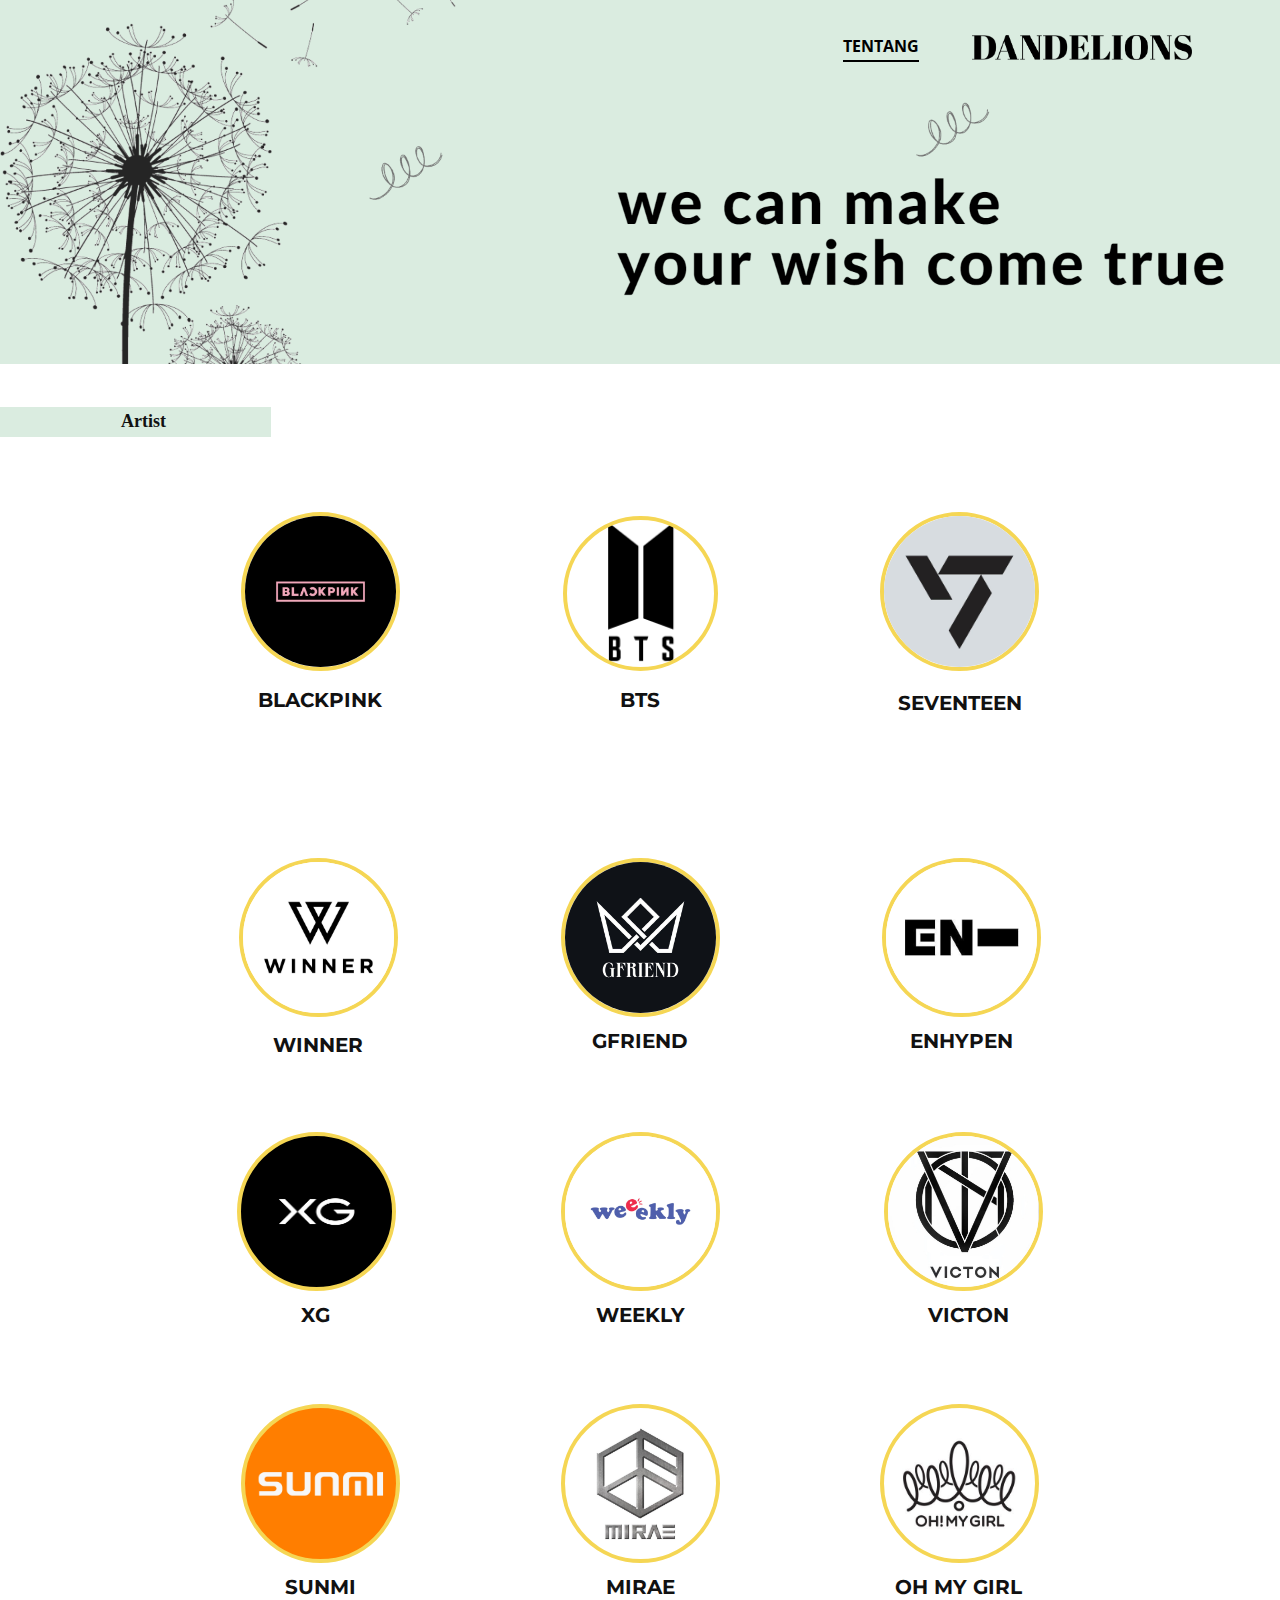
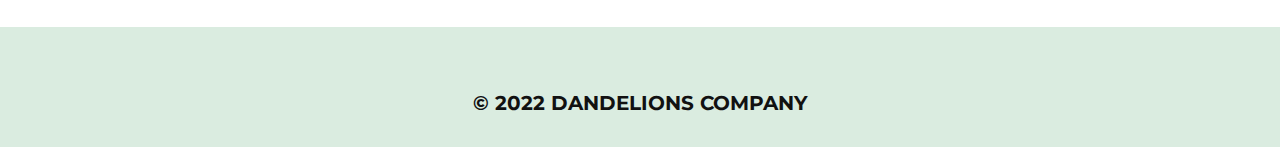
<file: index.html>
<!DOCTYPE html>
<html style="font-size: 16px;" lang="en"><head>
    <meta name="viewport" content="width=device-width, initial-scale=1.0">
    <meta charset="utf-8">
    <meta name="keywords" content="">
    <meta name="description" content="">
    <title>Page 1</title>
    <link rel="stylesheet" href="nicepage.css" media="screen">
<link rel="stylesheet" href="Page-1.css" media="screen">
    <script class="u-script" type="text/javascript" src="jquery.js" defer=""></script>
    <script class="u-script" type="text/javascript" src="nicepage.js" defer=""></script>
    <meta name="generator" content="Nicepage 4.19.3, nicepage.com">
    <link id="u-theme-google-font" rel="stylesheet" href="https://fonts.googleapis.com/css?family=Roboto:100,100i,300,300i,400,400i,500,500i,700,700i,900,900i|Open+Sans:300,300i,400,400i,500,500i,600,600i,700,700i,800,800i">
    <link id="u-page-google-font" rel="stylesheet" href="https://fonts.googleapis.com/css?family=Montserrat:100,100i,200,200i,300,300i,400,400i,500,500i,600,600i,700,700i,800,800i,900,900i">
    
    
    
    
    
    <script type="application/ld+json">{
		"@context": "http://schema.org",
		"@type": "Organization",
		"name": "",
		"logo": "images/DANDELIONSlogo.png"
}</script>
    <meta name="theme-color" content="#478ac9">
    <meta property="og:title" content="Page 1">
    <meta property="og:type" content="website">
  </head>
  <body data-home-page="Page-1.html" data-home-page-title="Page 1" class="u-body u-xl-mode" data-lang="en"><header class="u-clearfix u-header u-image u-header" id="sec-825c" data-image-width="1920" data-image-height="1080"><div class="u-clearfix u-sheet u-sheet-1">
        <a href="Page-1.html" class="u-image u-logo u-image-1" data-image-width="1321" data-image-height="151" title="Page 1">
          <img src="images/DANDELIONSlogo.png" class="u-logo-image u-logo-image-1">
        </a>
        <a href="blog/blog.html" class="u-active-none u-border-2 u-border-black u-border-no-left u-border-no-right u-border-no-top u-bottom-left-radius-0 u-bottom-right-radius-0 u-btn u-btn-rectangle u-button-style u-hover-none u-none u-radius-0 u-top-left-radius-0 u-top-right-radius-0 u-btn-1">TENTANG</a>
      </div></header>
    <section class="u-clearfix u-section-1" id="sec-01c3">
      
      
      
      
      
      
      
      
      
      <div class="u-custom-color-1 u-shape u-shape-rectangle u-shape-1"></div>
      <p class="u-custom-font u-font-georgia u-text u-text-1">Artist</p>
      <img class="u-border-4 u-border-palette-3-light-1 u-hover-feature u-image u-image-circle u-preserve-proportions u-image-1" src="images/logoseventeen.jpg" alt="" data-image-width="736" data-image-height="736" data-href="blog/blog.html">
      <img class="u-border-4 u-border-palette-3-light-1 u-hover-feature u-image u-image-circle u-preserve-proportions u-image-2" src="images/LOGOBLACKPINK.jpg" alt="" data-image-width="1000" data-image-height="1000" data-href="bagian-blackpink.html">
      <div class="u-border-4 u-border-palette-3-light-1 u-hover-feature u-image u-image-circle u-preserve-proportions u-image-3" alt="" data-image-width="4000" data-image-height="2400" data-href="bagian-bts.html"></div>
      <p class="u-custom-font u-font-montserrat u-text u-text-default u-text-2">BTS</p>
      <p class="u-text u-text-default u-text-3">BLACKPINK</p>
      <p class="u-custom-font u-font-montserrat u-text u-text-default u-text-4">SEVENTEEN</p>
    </section>
    <section class="u-clearfix u-section-2" id="sec-e73e">
      <div class="u-clearfix u-sheet u-sheet-1">
        <img class="u-border-4 u-border-palette-3-light-1 u-hover-feature u-image u-image-circle u-preserve-proportions u-image-1" src="images/LOGOWINNER.png" alt="" data-image-width="900" data-image-height="900" data-href="blog/blog.html">
        <img class="u-border-4 u-border-palette-3-light-1 u-hover-feature u-image u-image-circle u-preserve-proportions u-image-2" src="images/LOGOGFRIEND.jpg" alt="" data-image-width="1080" data-image-height="1080" data-href="blog/blog.html">
        <img class="u-border-4 u-border-palette-3-light-1 u-hover-feature u-image u-image-circle u-preserve-proportions u-image-3" src="images/LOGOENHYPEN.jpg" alt="" data-image-width="400" data-image-height="400" data-href="blog/blog.html">
        <p class="u-custom-font u-font-montserrat u-text u-text-default u-text-1">GFRIEND</p>
        <p class="u-custom-font u-font-montserrat u-text u-text-default u-text-2">ENHYPEN</p>
        <p class="u-custom-font u-font-montserrat u-text u-text-default u-text-3">WINNER</p>
      </div>
      
      
      
    </section>
    <section class="u-clearfix u-section-3" id="sec-f731">
      <div class="u-clearfix u-sheet u-sheet-1">
        <div class="u-border-4 u-border-palette-3-light-1 u-hover-feature u-image u-image-circle u-preserve-proportions u-image-1" alt="" data-image-width="1200" data-image-height="630" data-href="blog/blog.html"></div>
        <img class="u-border-4 u-border-palette-3-light-1 u-hover-feature u-image u-image-circle u-preserve-proportions u-image-2" src="images/logoweekly.jpg" alt="" data-image-width="2048" data-image-height="2048" data-href="blog/blog.html">
        <img class="u-border-4 u-border-palette-3-light-1 u-hover-feature u-image u-image-circle u-preserve-proportions u-image-3" src="images/logovicton.jpg" alt="" data-image-width="1196" data-image-height="1200" data-href="blog/blog.html">
        <p class="u-custom-font u-font-montserrat u-text u-text-default u-text-1">XG</p>
        <p class="u-custom-font u-font-montserrat u-text u-text-default u-text-2">WEEKLY</p>
        <p class="u-custom-font u-font-montserrat u-text u-text-default u-text-3">VICTON</p>
      </div>
      
      
      
    </section>
    <section class="u-clearfix u-section-4" id="sec-3d75">
      <div class="u-clearfix u-sheet u-sheet-1">
        <div class="u-border-4 u-border-palette-3-light-1 u-hover-feature u-image u-image-circle u-preserve-proportions u-image-1" alt="" data-image-width="200" data-image-height="200" data-href="blog/blog.html"></div>
        <div class="u-border-4 u-border-palette-3-light-1 u-hover-feature u-image u-image-circle u-preserve-proportions u-image-2" alt="" data-image-width="1080" data-image-height="1080" data-href="blog/blog.html"></div>
        <div class="u-border-4 u-border-palette-3-light-1 u-hover-feature u-image u-image-circle u-preserve-proportions u-image-3" alt="" data-image-width="400" data-image-height="400" data-href="blog/blog.html"></div>
        <p class="u-custom-font u-font-montserrat u-text u-text-default u-text-1">SUNMI</p>
        <p class="u-custom-font u-font-montserrat u-text u-text-default u-text-2">MIRAE</p>
        <p class="u-custom-font u-font-montserrat u-text u-text-default u-text-3">OH MY GIRL</p>
      </div>
      
      
      
    </section>
    
    
    <footer class="u-align-center u-clearfix u-custom-color-1 u-footer u-footer" id="sec-07ab"><div class="u-align-left u-clearfix u-sheet u-sheet-1">
        <p class="u-text u-text-default u-text-1">© 2022 DANDELIONS COMPANY</p>
      </div></footer>
    
  
</body></html>
</file>
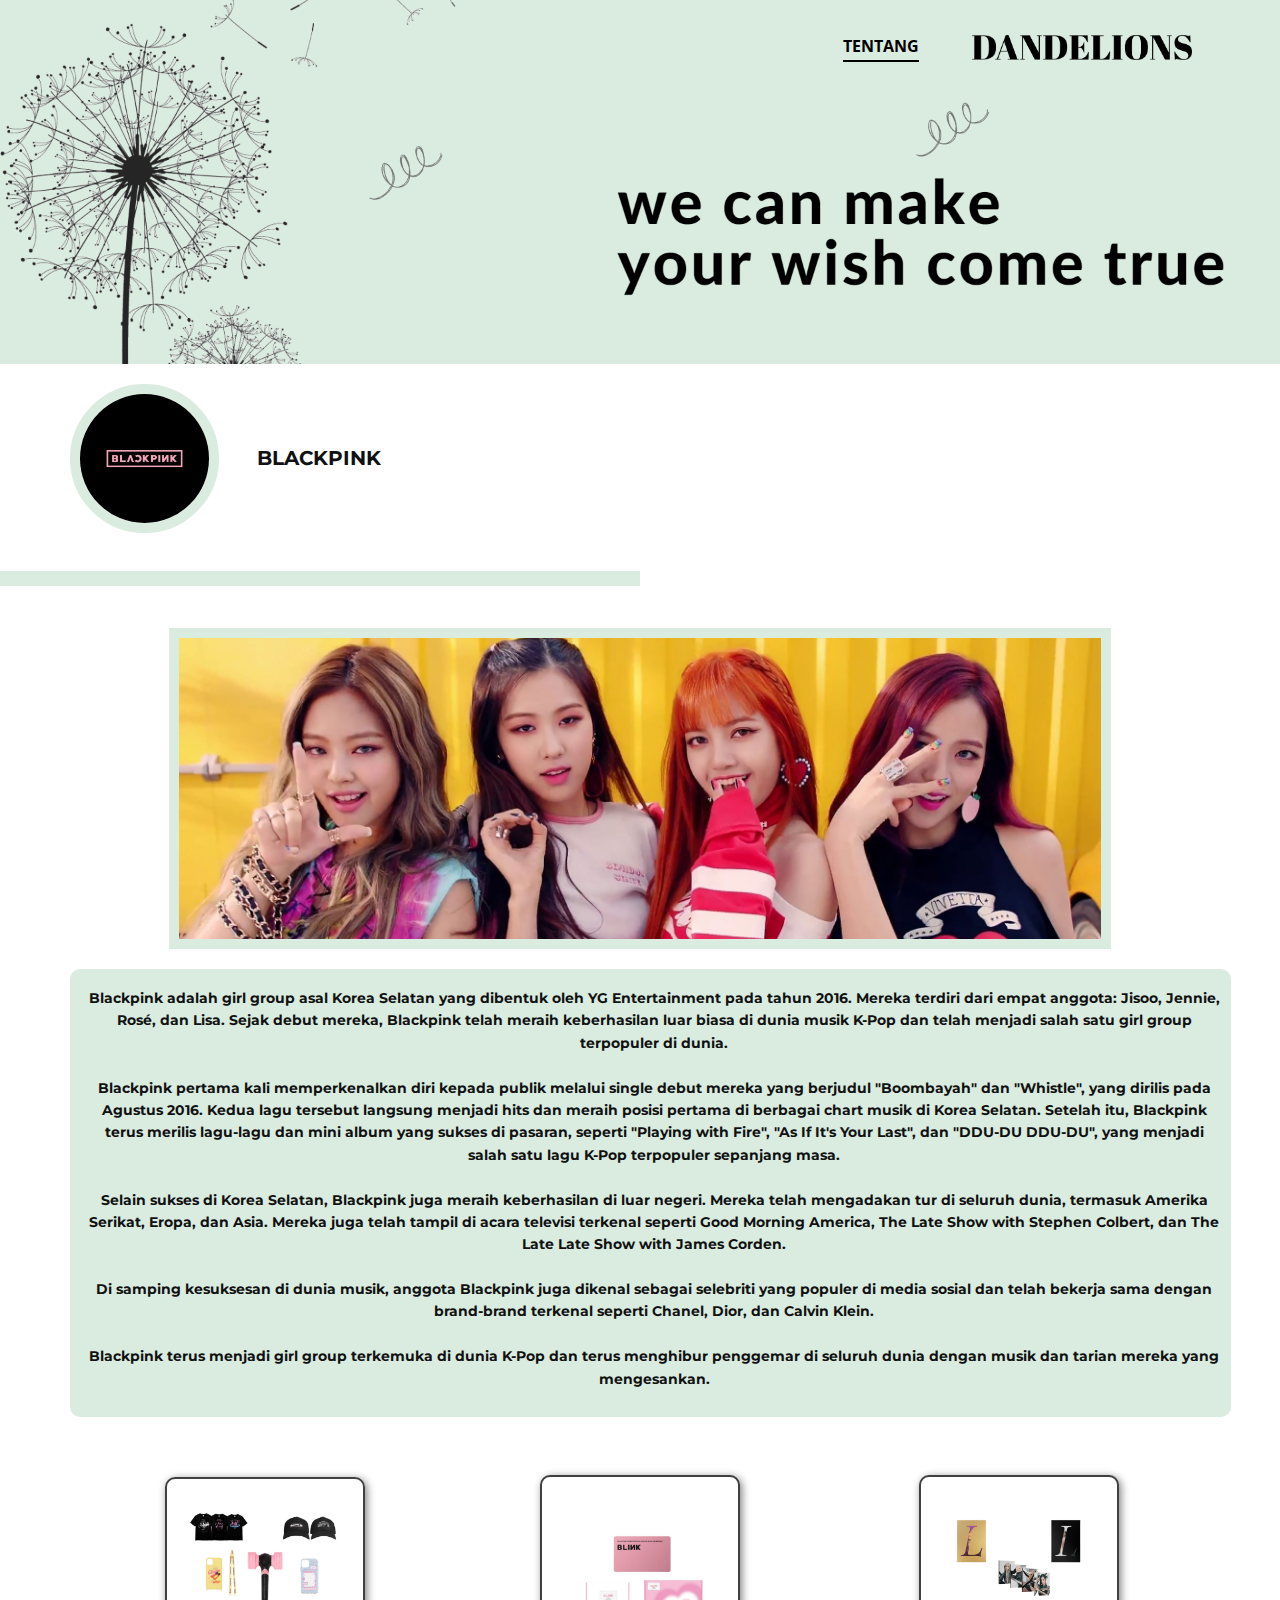
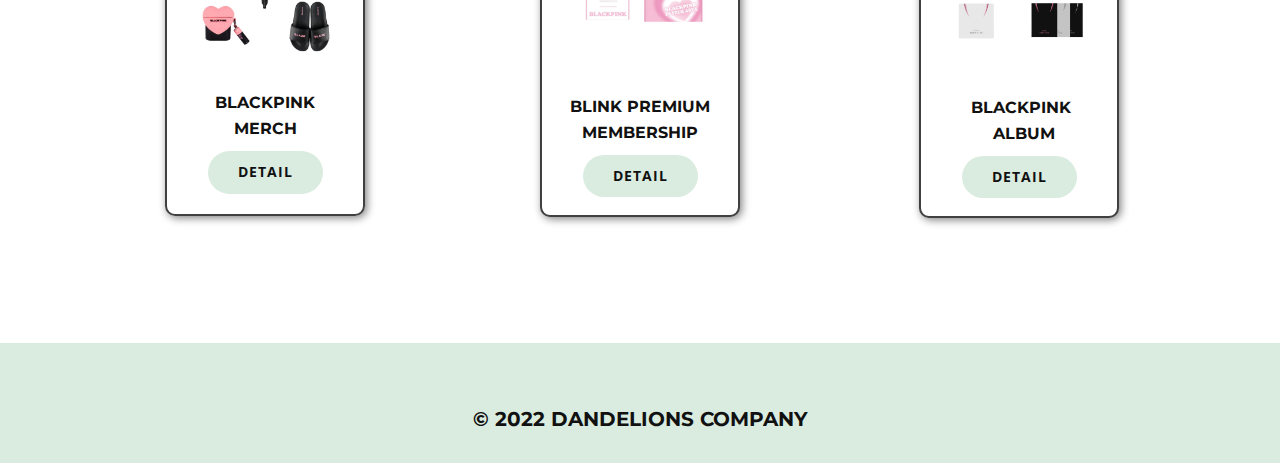
<file: bagian-blackpink.html>
<!DOCTYPE html>
<html style="font-size: 16px;" lang="en"><head>
    <meta name="viewport" content="width=device-width, initial-scale=1.0">
    <meta charset="utf-8">
    <meta name="keywords" content="">
    <meta name="description" content="">
    <title>bagian blackpink</title>
    <link rel="stylesheet" href="nicepage.css" media="screen">
<link rel="stylesheet" href="bagian-blackpink.css" media="screen">
    <script class="u-script" type="text/javascript" src="jquery.js" defer=""></script>
    <script class="u-script" type="text/javascript" src="nicepage.js" defer=""></script>
    <meta name="generator" content="Nicepage 4.19.3, nicepage.com">
    <link id="u-theme-google-font" rel="stylesheet" href="https://fonts.googleapis.com/css?family=Roboto:100,100i,300,300i,400,400i,500,500i,700,700i,900,900i|Open+Sans:300,300i,400,400i,500,500i,600,600i,700,700i,800,800i">
    <link id="u-page-google-font" rel="stylesheet" href="https://fonts.googleapis.com/css?family=Montserrat:100,100i,200,200i,300,300i,400,400i,500,500i,600,600i,700,700i,800,800i,900,900i">
    
    
    
    <script type="application/ld+json">{
		"@context": "http://schema.org",
		"@type": "Organization",
		"name": "",
		"logo": "images/DANDELIONSlogo.png"
}</script>
    <meta name="theme-color" content="#478ac9">
    <meta property="og:title" content="bagian blackpink">
    <meta property="og:type" content="website">
  </head>
  <body class="u-body u-xl-mode" data-lang="en"><header class="u-clearfix u-header u-image u-header" id="sec-825c" data-image-width="1920" data-image-height="1080"><div class="u-clearfix u-sheet u-sheet-1">
        <a href="Page-1.html" class="u-image u-logo u-image-1" data-image-width="1321" data-image-height="151" title="Page 1">
          <img src="images/DANDELIONSlogo.png" class="u-logo-image u-logo-image-1">
        </a>
        <a href="blog/blog.html" class="u-active-none u-border-2 u-border-black u-border-no-left u-border-no-right u-border-no-top u-bottom-left-radius-0 u-bottom-right-radius-0 u-btn u-btn-rectangle u-button-style u-hover-none u-none u-radius-0 u-top-left-radius-0 u-top-right-radius-0 u-btn-1">TENTANG</a>
      </div></header>
    <section class="u-clearfix u-uploaded-video u-valign-bottom u-video u-section-1" id="sec-2b24">
      <div class="u-background-video u-expanded" style="">
        <div class="embed-responsive">
          <video class="embed-responsive-item" data-autoplay="1" loop="" muted="1" autoplay="autoplay" playsinline="">
            <source src="" type="video/undefined">
            <p>Your browser does not support HTML5 video.</p>
          </video>
        </div>
      </div>
      <div class="u-border-9 u-border-custom-color-1 u-line u-line-vertical u-opacity u-opacity-0 u-line-1"></div>
      <img class="u-border-10 u-border-custom-color-1 u-image u-image-circle u-preserve-proportions u-image-1" src="images/LOGOBLACKPINK.jpg" alt="" data-image-width="1000" data-image-height="1000">
      <p class="u-text u-text-default u-text-1">BLACKPINK</p>
      <div class="u-custom-color-1 u-shape u-shape-rectangle u-shape-1"></div>
      <div class="u-border-3 u-border-grey-dark-1 u-line u-line-horizontal u-line-2"></div>
      <img class="u-border-10 u-border-custom-color-1 u-image u-image-default u-image-2" src="images/039fc5f887a6af25af48c4b502d21de4.jpg" alt="" data-image-width="1920" data-image-height="1080">
      <div class="u-align-center u-container-style u-custom-color-1 u-group u-hover-feature u-radius-10 u-shape-round u-group-1">
        <div class="u-container-layout u-container-layout-1">
          <p class="u-text u-text-default u-text-2">Blackpink adalah girl group asal Korea Selatan yang dibentuk oleh YG Entertainment pada tahun 2016. Mereka terdiri dari empat anggota: Jisoo, Jennie, Rosé, dan Lisa. Sejak debut mereka, Blackpink telah meraih keberhasilan luar biasa di dunia musik K-Pop dan telah menjadi salah satu girl group terpopuler di dunia. <br>
            <br>Blackpink pertama kali memperkenalkan diri kepada publik melalui single debut mereka yang berjudul "Boombayah" dan "Whistle", yang dirilis pada Agustus 2016. Kedua lagu tersebut langsung menjadi hits dan meraih posisi pertama di berbagai chart musik di Korea Selatan. Setelah itu, Blackpink terus merilis lagu-lagu dan mini album yang sukses di pasaran, seperti "Playing with Fire", "As If It's Your Last", dan "DDU-DU DDU-DU", yang menjadi salah satu lagu K-Pop terpopuler sepanjang masa. <br>
            <br>Selain sukses di Korea Selatan, Blackpink juga meraih keberhasilan di luar negeri. Mereka telah mengadakan tur di seluruh dunia, termasuk Amerika Serikat, Eropa, dan Asia. Mereka juga telah tampil di acara televisi terkenal seperti Good Morning America, The Late Show with Stephen Colbert, dan The Late Late Show with James Corden. <br>
            <br>Di samping kesuksesan di dunia musik, anggota Blackpink juga dikenal sebagai selebriti yang populer di media sosial dan telah bekerja sama dengan brand-brand terkenal seperti Chanel, Dior, dan Calvin Klein. <br>
            <br>Blackpink terus menjadi girl group terkemuka di dunia K-Pop dan terus menghibur penggemar di seluruh dunia dengan musik dan tarian mereka yang mengesankan.
          </p>
        </div>
      </div>
      
    </section>
    <section class="u-clearfix u-section-2" id="sec-f284">
      <div class="u-clearfix u-sheet u-sheet-1">
        <div class="u-border-2 u-border-grey-75 u-container-style u-group u-hover-feature u-radius-10 u-shape-round u-group-1" data-href="#">
          <div class="u-container-layout u-valign-top u-container-layout-1">
            <img class="u-image u-image-contain u-image-round u-preserve-proportions u-image-1" src="images/BPCoverMerch.jpg" alt="" data-image-width="1080" data-image-height="1080" data-href="#">
            <p class="u-align-center u-text u-text-default u-text-1">BLACKPINK<br>MERCH
            </p>
            <a href="blackpink-merch.html" class="u-border-none u-btn u-btn-round u-button-style u-custom-color-1 u-hover-palette-1-light-1 u-radius-50 u-btn-1">DETAIL</a>
          </div>
        </div>
        <div class="u-border-2 u-border-grey-75 u-container-style u-group u-hover-feature u-radius-10 u-shape-round u-white u-group-2" data-animation-name="" data-animation-duration="0" data-animation-direction="" data-href="blackpink-member.html">
          <div class="u-container-layout u-container-layout-2">
            <img class="u-image u-image-contain u-image-default u-preserve-proportions u-image-2" src="images/BPCoverMembership.jpg" alt="" data-image-width="1080" data-image-height="1080" data-href="#">
            <p class="u-align-center u-text u-text-2">BLINK PREMIUM<br>MEMBERSHIP<br>
              <br>
            </p>
            <a href="blackpink-member.html" class="u-border-none u-btn u-btn-round u-button-style u-custom-color-1 u-hover-palette-1-light-1 u-radius-50 u-btn-2">DETAIL</a>
          </div>
        </div>
        <div class="u-border-2 u-border-grey-75 u-container-style u-group u-hover-feature u-radius-10 u-shape-round u-white u-group-3" data-href="#">
          <div class="u-container-layout u-container-layout-3">
            <img class="u-image u-image-contain u-image-default u-preserve-proportions u-image-3" src="images/BPCoverAlbum.jpg" alt="" data-image-width="1080" data-image-height="1080" data-href="#">
            <p class="u-align-center u-text u-text-default u-text-3"> BLACKPINK&nbsp;<br>ALBUM<br>
              <br>
            </p>
            <a href="blackpink-album.html" class="u-border-none u-btn u-btn-round u-button-style u-custom-color-1 u-hover-palette-1-light-1 u-radius-50 u-btn-3">DETAIL</a>
          </div>
        </div>
      </div>
      
      
      
    </section>
    
    
    <footer class="u-align-center u-clearfix u-custom-color-1 u-footer u-footer" id="sec-07ab"><div class="u-align-left u-clearfix u-sheet u-sheet-1">
        <p class="u-text u-text-default u-text-1">© 2022 DANDELIONS COMPANY</p>
      </div></footer>
    
  
</body></html>
</file>
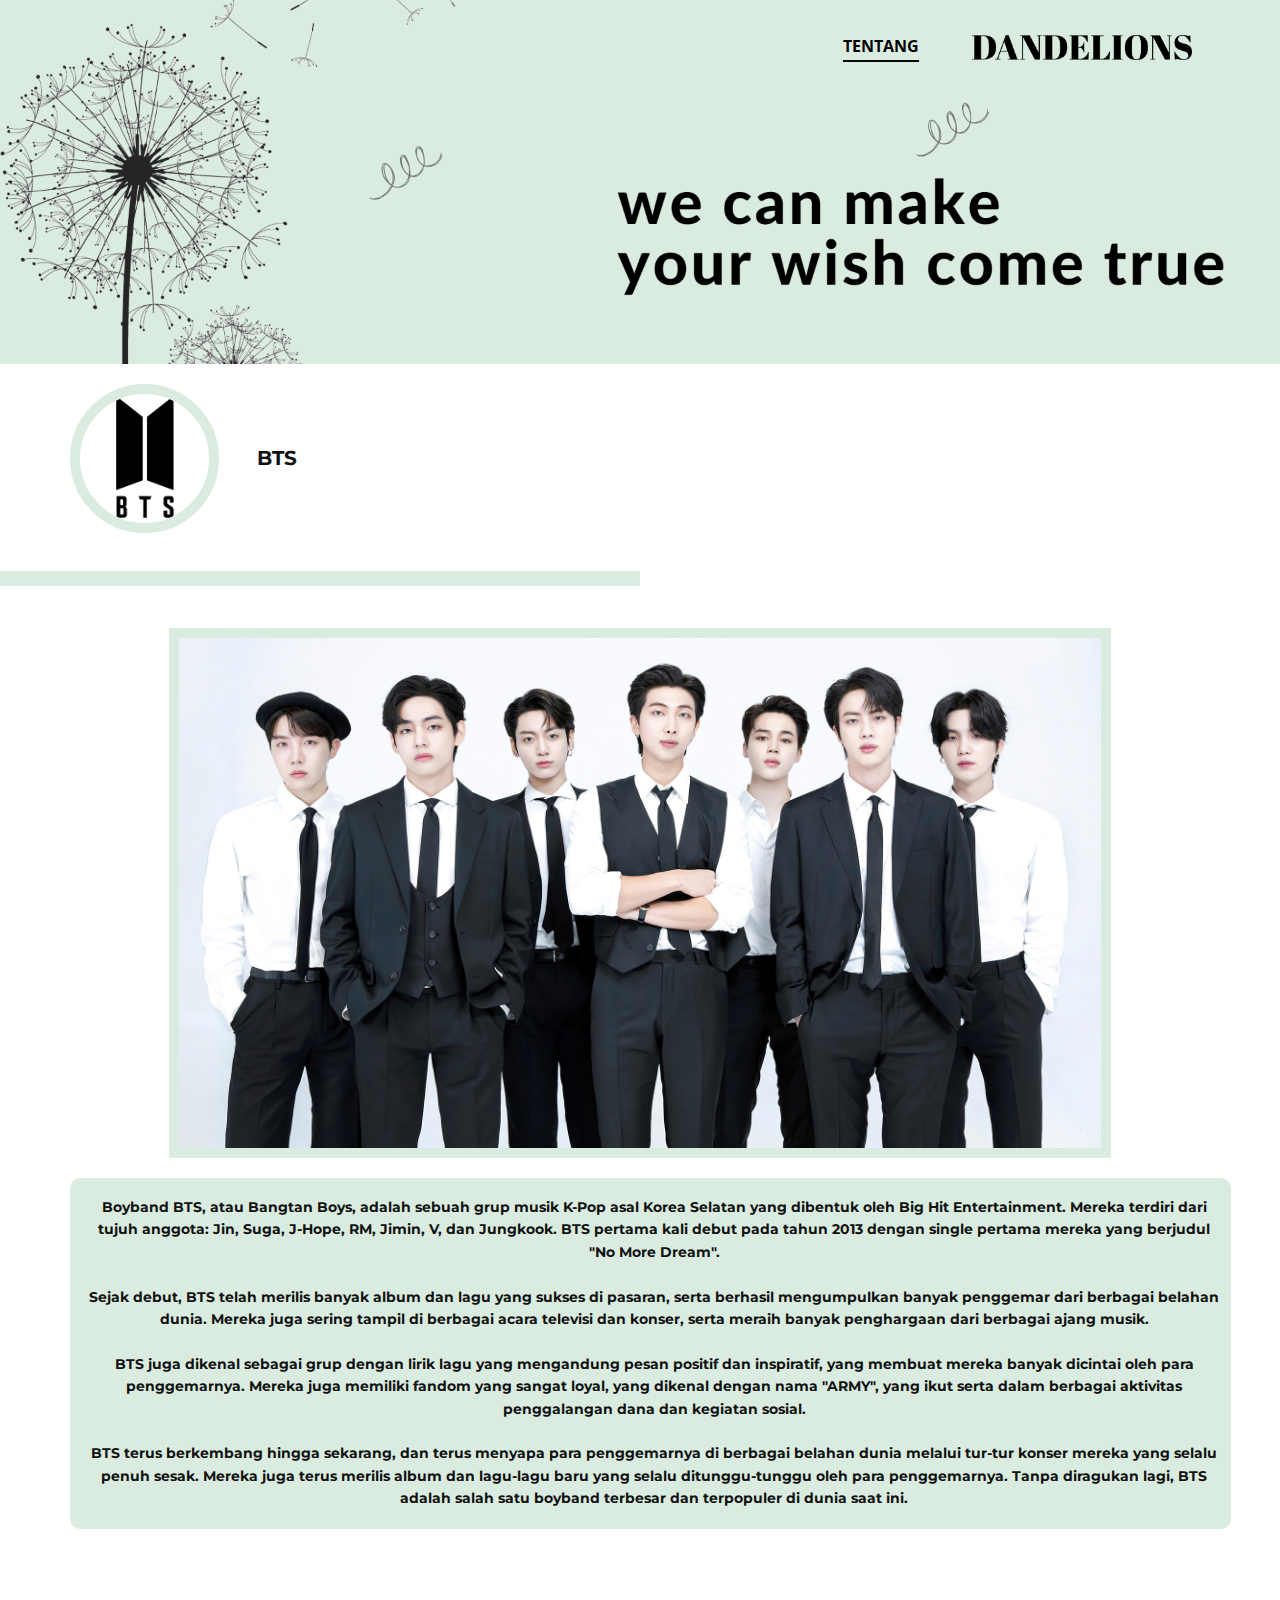
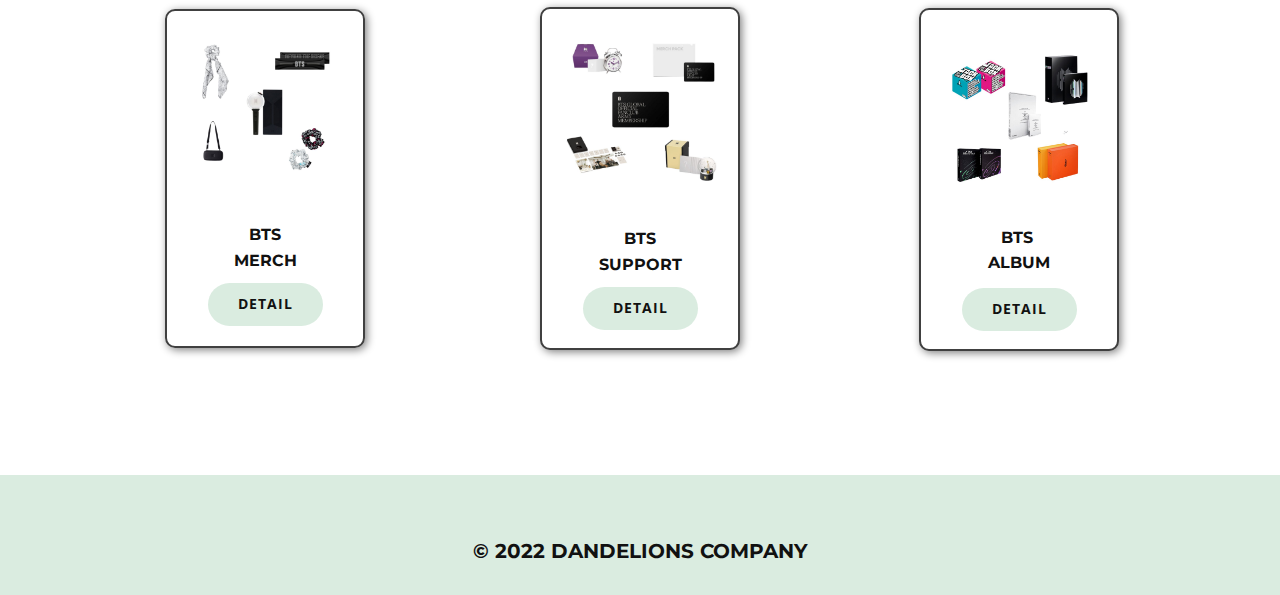
<file: bagian-bts.html>
<!DOCTYPE html>
<html style="font-size: 16px;" lang="en"><head>
    <meta name="viewport" content="width=device-width, initial-scale=1.0">
    <meta charset="utf-8">
    <meta name="keywords" content="">
    <meta name="description" content="">
    <title>bagian bts</title>
    <link rel="stylesheet" href="nicepage.css" media="screen">
<link rel="stylesheet" href="bagian-bts.css" media="screen">
    <script class="u-script" type="text/javascript" src="jquery.js" defer=""></script>
    <script class="u-script" type="text/javascript" src="nicepage.js" defer=""></script>
    <meta name="generator" content="Nicepage 4.19.3, nicepage.com">
    <link id="u-theme-google-font" rel="stylesheet" href="https://fonts.googleapis.com/css?family=Roboto:100,100i,300,300i,400,400i,500,500i,700,700i,900,900i|Open+Sans:300,300i,400,400i,500,500i,600,600i,700,700i,800,800i">
    <link id="u-page-google-font" rel="stylesheet" href="https://fonts.googleapis.com/css?family=Montserrat:100,100i,200,200i,300,300i,400,400i,500,500i,600,600i,700,700i,800,800i,900,900i">
    
    
    
    <script type="application/ld+json">{
		"@context": "http://schema.org",
		"@type": "Organization",
		"name": "",
		"logo": "images/DANDELIONSlogo.png"
}</script>
    <meta name="theme-color" content="#478ac9">
    <meta property="og:title" content="bagian bts">
    <meta property="og:type" content="website">
  </head>
  <body class="u-body u-xl-mode" data-lang="en"><header class="u-clearfix u-header u-image u-header" id="sec-825c" data-image-width="1920" data-image-height="1080"><div class="u-clearfix u-sheet u-sheet-1">
        <a href="Page-1.html" class="u-image u-logo u-image-1" data-image-width="1321" data-image-height="151" title="Page 1">
          <img src="images/DANDELIONSlogo.png" class="u-logo-image u-logo-image-1">
        </a>
        <a href="blog/blog.html" class="u-active-none u-border-2 u-border-black u-border-no-left u-border-no-right u-border-no-top u-bottom-left-radius-0 u-bottom-right-radius-0 u-btn u-btn-rectangle u-button-style u-hover-none u-none u-radius-0 u-top-left-radius-0 u-top-right-radius-0 u-btn-1">TENTANG</a>
      </div></header>
    <section class="u-clearfix u-uploaded-video u-video u-section-1" id="sec-2b24">
      <div class="u-background-video u-expanded" style="">
        <div class="embed-responsive">
          <video class="embed-responsive-item" data-autoplay="1" loop="" muted="1" autoplay="autoplay" playsinline="">
            <source src="" type="video/undefined">
            <p>Your browser does not support HTML5 video.</p>
          </video>
        </div>
      </div>
      <div class="u-border-9 u-border-custom-color-1 u-line u-line-vertical u-opacity u-opacity-0 u-line-1"></div>
      <img class="u-border-10 u-border-custom-color-1 u-image u-image-circle u-preserve-proportions u-image-1" src="images/logobts.png" alt="" data-image-width="4000" data-image-height="2400">
      <p class="u-text u-text-default u-text-1">BTS</p>
      <div class="u-custom-color-1 u-shape u-shape-rectangle u-shape-1"></div>
      <div class="u-border-3 u-border-grey-dark-1 u-line u-line-horizontal u-line-2"></div>
      <img class="u-border-10 u-border-custom-color-1 u-image u-image-default u-image-2" src="images/bts-all-members-festa-2022-hd-wallpaper-uhdpaper.com-4700g.jpg" alt="" data-image-width="1920" data-image-height="1080">
      <div class="u-align-center u-container-style u-custom-color-1 u-group u-hover-feature u-radius-10 u-shape-round u-group-1">
        <div class="u-container-layout u-container-layout-1">
          <p class="u-text u-text-default u-text-2">Boyband BTS, atau Bangtan Boys, adalah sebuah grup musik K-Pop asal Korea Selatan yang dibentuk oleh Big Hit Entertainment. Mereka terdiri dari tujuh anggota: Jin, Suga, J-Hope, RM, Jimin, V, dan Jungkook. BTS pertama kali debut pada tahun 2013 dengan single pertama mereka yang berjudul "No More Dream". <br>
            <br>Sejak debut, BTS telah merilis banyak album dan lagu yang sukses di pasaran, serta berhasil mengumpulkan banyak penggemar dari berbagai belahan dunia. Mereka juga sering tampil di berbagai acara televisi dan konser, serta meraih banyak penghargaan dari berbagai ajang musik. <br>
            <br>BTS juga dikenal sebagai grup dengan lirik lagu yang mengandung pesan positif dan inspiratif, yang membuat mereka banyak dicintai oleh para penggemarnya. Mereka juga memiliki fandom yang sangat loyal, yang dikenal dengan nama "ARMY", yang ikut serta dalam berbagai aktivitas penggalangan dana dan kegiatan sosial. <br>
            <br>BTS terus berkembang hingga sekarang, dan terus menyapa para penggemarnya di berbagai belahan dunia melalui tur-tur konser mereka yang selalu penuh sesak. Mereka juga terus merilis album dan lagu-lagu baru yang selalu ditunggu-tunggu oleh para penggemarnya. Tanpa diragukan lagi, BTS adalah salah satu boyband terbesar dan terpopuler di dunia saat ini.
          </p>
        </div>
      </div>
      
    </section>
    <section class="u-clearfix u-section-2" id="sec-f284">
      <div class="u-clearfix u-sheet u-sheet-1">
        <div class="u-border-2 u-border-grey-75 u-container-style u-group u-hover-feature u-radius-10 u-shape-round u-group-1" data-href="#">
          <div class="u-container-layout u-valign-top u-container-layout-1">
            <img class="u-image u-image-contain u-image-round u-preserve-proportions u-image-1" src="images/BTSCoverMerch.jpg" alt="" data-image-width="1080" data-image-height="1080" data-href="#">
            <p class="u-align-center u-text u-text-default u-text-1">BTS<br>MERCH
            </p>
            <a href="BTS-merch.html" class="u-border-none u-btn u-btn-round u-button-style u-custom-color-1 u-hover-palette-1-light-1 u-radius-50 u-btn-1">DETAIL</a>
          </div>
        </div>
        <div class="u-border-2 u-border-grey-75 u-container-style u-group u-hover-feature u-radius-10 u-shape-round u-white u-group-2" data-animation-name="" data-animation-duration="0" data-animation-direction="" data-href="#">
          <div class="u-container-layout u-container-layout-2">
            <img class="u-image u-image-contain u-image-default u-preserve-proportions u-image-2" src="images/BTSCoverMembership.jpg" alt="" data-image-width="1080" data-image-height="1080" data-href="#">
            <p class="u-align-center u-text u-text-2">BTS<br>SUPPORT
            </p>
            <a href="BTS-lightstick.html" class="u-border-none u-btn u-btn-round u-button-style u-custom-color-1 u-hover-palette-1-light-1 u-radius-50 u-btn-2">DETAIL</a>
          </div>
        </div>
        <div class="u-border-2 u-border-grey-75 u-container-style u-group u-hover-feature u-radius-10 u-shape-round u-white u-group-3" data-href="#">
          <div class="u-container-layout u-container-layout-3">
            <img class="u-image u-image-contain u-image-default u-preserve-proportions u-image-3" src="images/BTSCoverAlbum.jpg" alt="" data-image-width="1080" data-image-height="1080" data-href="#">
            <p class="u-align-center u-text u-text-default u-text-3"> BTS&nbsp;<br>ALBUM<br>
              <br>
            </p>
            <a href="BTS-album.html" class="u-border-none u-btn u-btn-round u-button-style u-custom-color-1 u-hover-palette-1-light-1 u-radius-50 u-btn-3">DETAIL</a>
          </div>
        </div>
      </div>
      
      
      
    </section>
    
    
    <footer class="u-align-center u-clearfix u-custom-color-1 u-footer u-footer" id="sec-07ab"><div class="u-align-left u-clearfix u-sheet u-sheet-1">
        <p class="u-text u-text-default u-text-1">© 2022 DANDELIONS COMPANY</p>
      </div></footer>
    
  
</body></html>
</file>
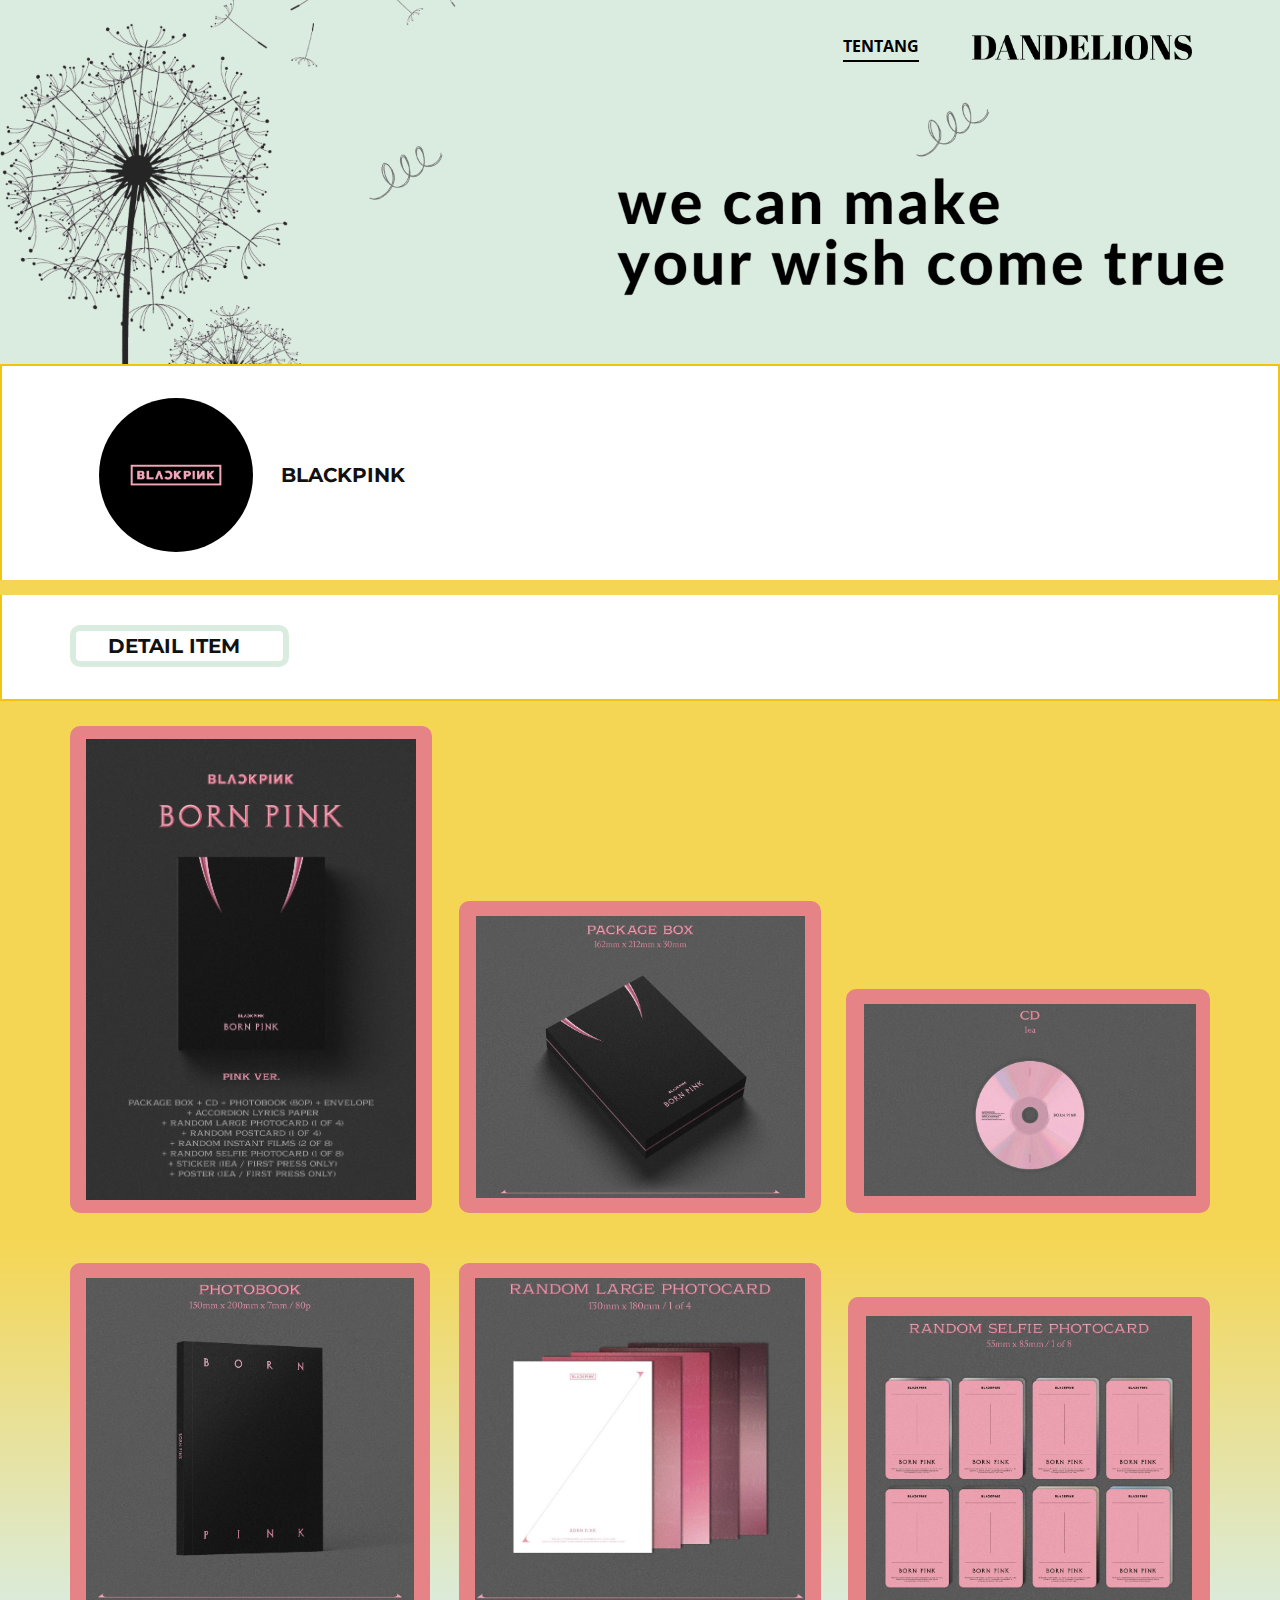
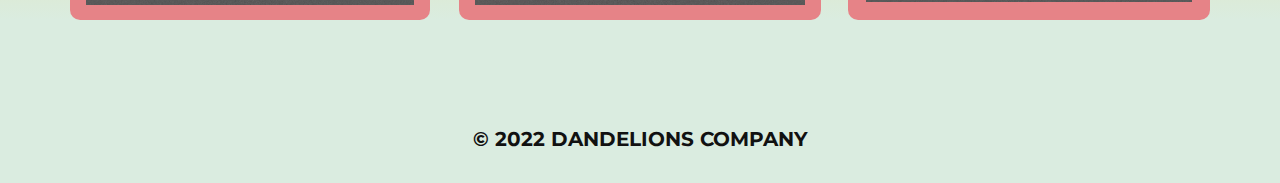
<file: blackpink-album.html>
<!DOCTYPE html>
<html style="font-size: 16px;" lang="en"><head>
    <meta name="viewport" content="width=device-width, initial-scale=1.0">
    <meta charset="utf-8">
    <meta name="keywords" content="">
    <meta name="description" content="">
    <title>blackpink album</title>
    <link rel="stylesheet" href="nicepage.css" media="screen">
<link rel="stylesheet" href="blackpink-album.css" media="screen">
    <script class="u-script" type="text/javascript" src="jquery.js" defer=""></script>
    <script class="u-script" type="text/javascript" src="nicepage.js" defer=""></script>
    <meta name="generator" content="Nicepage 4.19.3, nicepage.com">
    <link id="u-theme-google-font" rel="stylesheet" href="https://fonts.googleapis.com/css?family=Roboto:100,100i,300,300i,400,400i,500,500i,700,700i,900,900i|Open+Sans:300,300i,400,400i,500,500i,600,600i,700,700i,800,800i">
    <link id="u-page-google-font" rel="stylesheet" href="https://fonts.googleapis.com/css?family=Montserrat:100,100i,200,200i,300,300i,400,400i,500,500i,600,600i,700,700i,800,800i,900,900i">
    
    
    
    
    
    <script type="application/ld+json">{
		"@context": "http://schema.org",
		"@type": "Organization",
		"name": "",
		"logo": "images/DANDELIONSlogo.png"
}</script>
    <meta name="theme-color" content="#478ac9">
    <meta property="og:title" content="blackpink album">
    <meta property="og:type" content="website">
  </head>
  <body class="u-body u-xl-mode" data-lang="en"><header class="u-clearfix u-header u-image u-header" id="sec-825c" data-image-width="1920" data-image-height="1080"><div class="u-clearfix u-sheet u-sheet-1">
        <a href="Page-1.html" class="u-image u-logo u-image-1" data-image-width="1321" data-image-height="151" title="Page 1">
          <img src="images/DANDELIONSlogo.png" class="u-logo-image u-logo-image-1">
        </a>
        <a href="blog/blog.html" class="u-active-none u-border-2 u-border-black u-border-no-left u-border-no-right u-border-no-top u-bottom-left-radius-0 u-bottom-right-radius-0 u-btn u-btn-rectangle u-button-style u-hover-none u-none u-radius-0 u-top-left-radius-0 u-top-right-radius-0 u-btn-1">TENTANG</a>
      </div></header>
    <section class="u-border-2 u-border-palette-3-base u-clearfix u-section-1" id="sec-6e1e">
      <div class="u-clearfix u-sheet u-valign-middle u-sheet-1">
        <img class="u-image u-image-circle u-preserve-proportions u-image-1" src="images/LOGOBLACKPINK.jpg" alt="" data-image-width="1000" data-image-height="1000">
        <p class="u-text u-text-default u-text-1">BLACKPINK</p>
        <div class="u-palette-3-light-1 u-shape u-shape-rectangle u-shape-1"></div>
        <div class="u-border-6 u-border-custom-color-1 u-container-style u-group u-radius-10 u-shape-round u-group-1">
          <div class="u-container-layout u-container-layout-1">
            <p class="u-text u-text-2">DETAIL ITEM</p>
          </div>
        </div>
      </div>
    </section>
    <section class="u-align-center u-clearfix u-palette-3-light-1 u-section-2" id="sec-b3ff">
      <div class="u-align-left u-clearfix u-sheet u-sheet-1">
        <div class="u-container-style u-group u-hover-feature u-palette-2-light-1 u-radius-10 u-shape-round u-group-1">
          <div class="u-container-layout u-valign-middle u-container-layout-1">
            <img class="u-hover-feature u-image u-image-round u-image-1" src="images/BLACKPINK2ndALBUM1.jpg" alt="" data-image-width="1920" data-image-height="2746">
          </div>
        </div>
        <div class="u-container-style u-group u-hover-feature u-palette-2-light-1 u-radius-10 u-shape-round u-group-2">
          <div class="u-container-layout u-container-layout-2">
            <img class="u-image u-image-default u-image-2" src="images/BLACKPINK2ndALBUM11.jpg" alt="" data-image-width="1917" data-image-height="1642">
          </div>
        </div>
        <div class="u-container-style u-group u-hover-feature u-palette-2-light-1 u-radius-10 u-shape-round u-group-3">
          <div class="u-container-layout u-container-layout-3">
            <img class="u-image u-image-default u-image-3" src="images/BLACKPINK2ndALBUM12.jpg" alt="" data-image-width="1920" data-image-height="1311">
          </div>
        </div>
      </div>
      
      
      
      
    </section>
    <section class="u-align-center u-clearfix u-gradient u-section-3" id="sec-a498">
      <div class="u-align-left u-clearfix u-sheet u-sheet-1">
        <div class="u-container-style u-group u-hover-feature u-palette-2-light-1 u-radius-10 u-shape-round u-group-1">
          <div class="u-container-layout u-valign-middle u-container-layout-1">
            <img class="u-hover-feature u-image u-image-round u-image-1" src="images/BLACKPINK2ndALBUM13.jpg" alt="" data-image-width="1920" data-image-height="1745">
          </div>
        </div>
        <div class="u-container-style u-group u-hover-feature u-palette-2-light-1 u-radius-10 u-shape-round u-group-2">
          <div class="u-container-layout u-container-layout-2">
            <img class="u-hover-feature u-image u-image-round u-image-2" src="images/BLACKPINK2ndALBUM2.jpg" alt="" data-image-width="1920" data-image-height="1628">
          </div>
        </div>
        <div class="u-container-style u-group u-hover-feature u-palette-2-light-1 u-radius-10 u-shape-round u-group-3">
          <div class="u-container-layout u-container-layout-3">
            <img class="u-hover-feature u-image u-image-round u-image-3" src="images/BLACKPINK2ndALBUM23.jpg" alt="" data-image-width="1920" data-image-height="1551">
          </div>
        </div>
      </div>
      
      
      
      
      
      
    </section>
    <section class="u-clearfix u-custom-color-1 u-section-4" id="sec-8e35">
      <div class="u-align-left u-clearfix u-sheet u-sheet-1"></div>
    </section>
    
    
    <footer class="u-align-center u-clearfix u-custom-color-1 u-footer u-footer" id="sec-07ab"><div class="u-align-left u-clearfix u-sheet u-sheet-1">
        <p class="u-text u-text-default u-text-1">© 2022 DANDELIONS COMPANY</p>
      </div></footer>
    
</body></html>
</file>
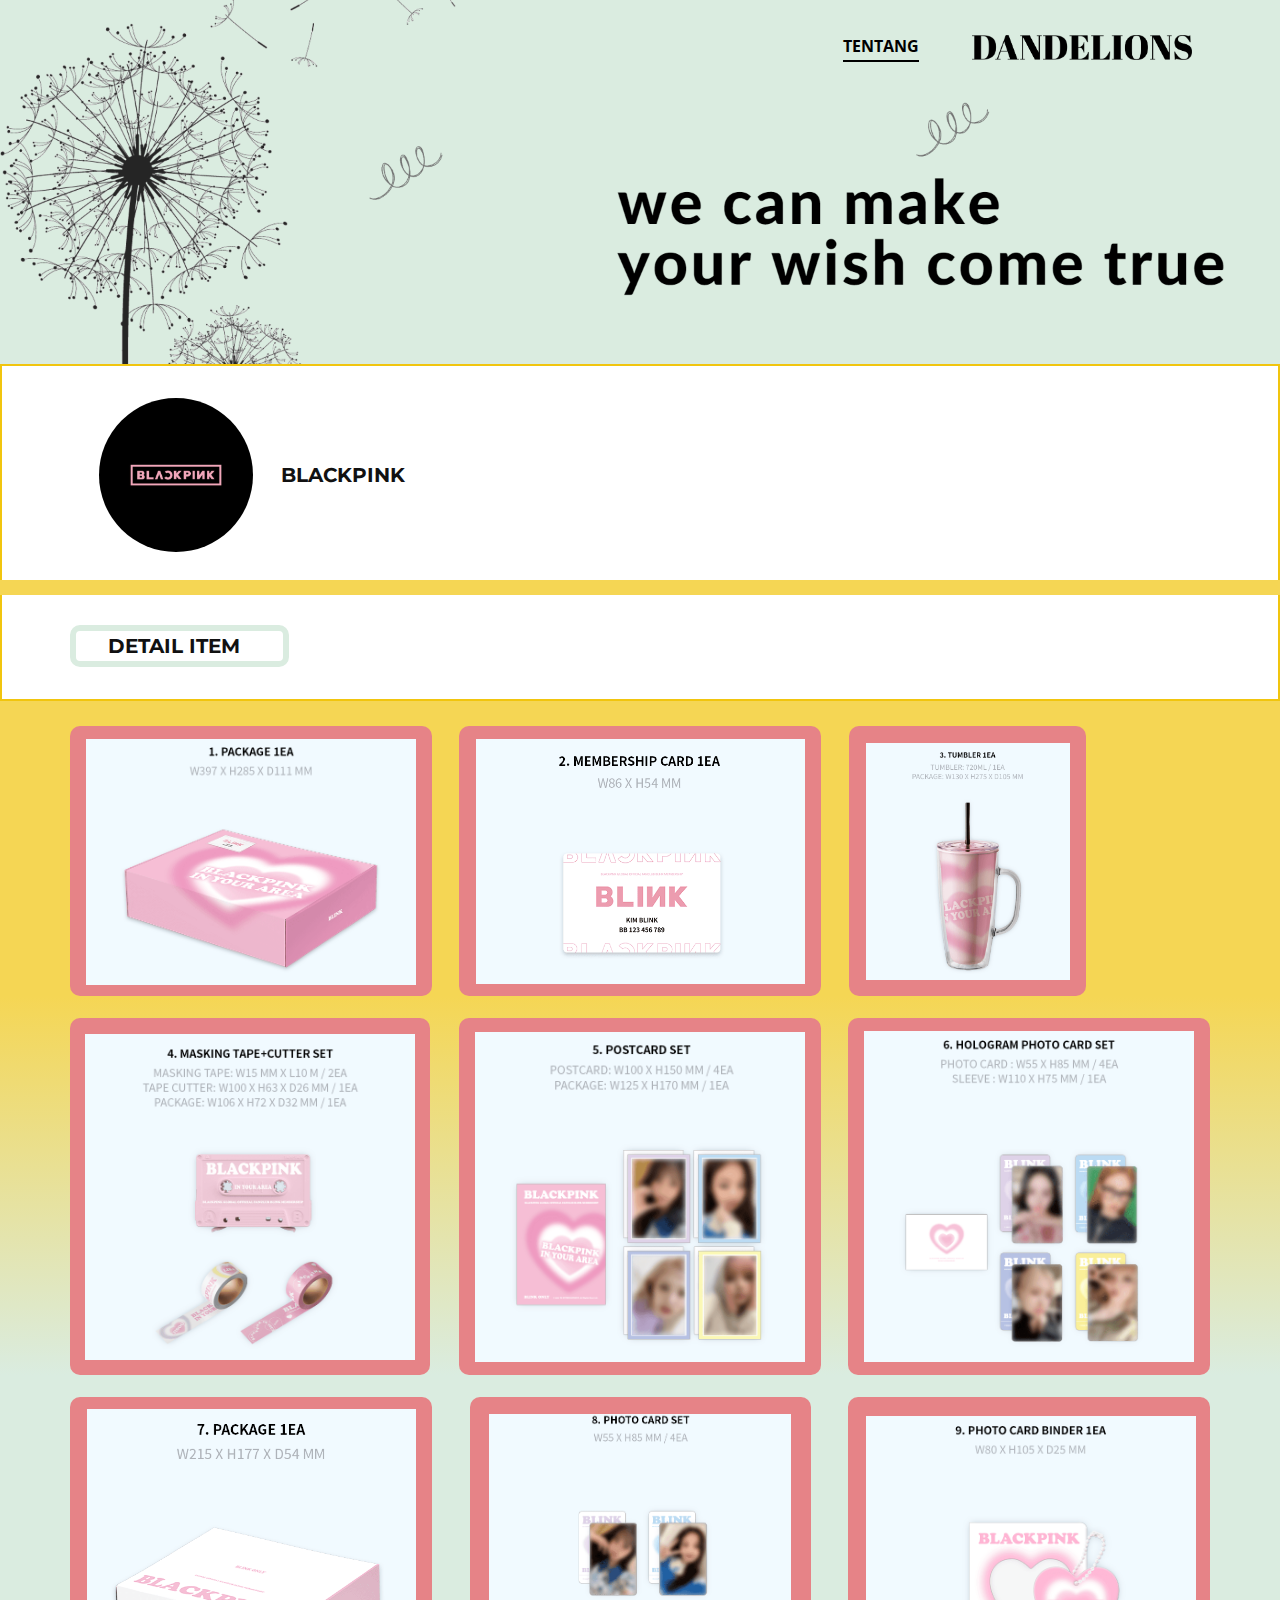
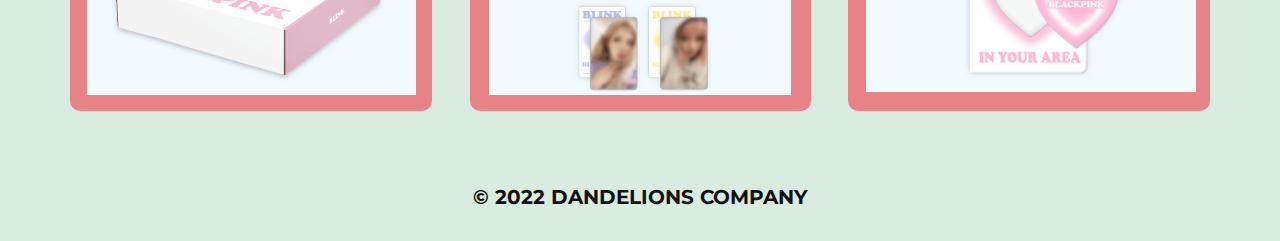
<file: blackpink-member.html>
<!DOCTYPE html>
<html style="font-size: 16px;" lang="en"><head>
    <meta name="viewport" content="width=device-width, initial-scale=1.0">
    <meta charset="utf-8">
    <meta name="keywords" content="">
    <meta name="description" content="">
    <title>blackpink member</title>
    <link rel="stylesheet" href="nicepage.css" media="screen">
<link rel="stylesheet" href="blackpink-member.css" media="screen">
    <script class="u-script" type="text/javascript" src="jquery.js" defer=""></script>
    <script class="u-script" type="text/javascript" src="nicepage.js" defer=""></script>
    <meta name="generator" content="Nicepage 4.19.3, nicepage.com">
    <link id="u-theme-google-font" rel="stylesheet" href="https://fonts.googleapis.com/css?family=Roboto:100,100i,300,300i,400,400i,500,500i,700,700i,900,900i|Open+Sans:300,300i,400,400i,500,500i,600,600i,700,700i,800,800i">
    <link id="u-page-google-font" rel="stylesheet" href="https://fonts.googleapis.com/css?family=Montserrat:100,100i,200,200i,300,300i,400,400i,500,500i,600,600i,700,700i,800,800i,900,900i">
    
    
    
    
    
    <script type="application/ld+json">{
		"@context": "http://schema.org",
		"@type": "Organization",
		"name": "",
		"logo": "images/DANDELIONSlogo.png"
}</script>
    <meta name="theme-color" content="#478ac9">
    <meta property="og:title" content="blackpink member">
    <meta property="og:type" content="website">
  </head>
  <body class="u-body u-xl-mode" data-lang="en"><header class="u-clearfix u-header u-image u-header" id="sec-825c" data-image-width="1920" data-image-height="1080"><div class="u-clearfix u-sheet u-sheet-1">
        <a href="Page-1.html" class="u-image u-logo u-image-1" data-image-width="1321" data-image-height="151" title="Page 1">
          <img src="images/DANDELIONSlogo.png" class="u-logo-image u-logo-image-1">
        </a>
        <a href="blog/blog.html" class="u-active-none u-border-2 u-border-black u-border-no-left u-border-no-right u-border-no-top u-bottom-left-radius-0 u-bottom-right-radius-0 u-btn u-btn-rectangle u-button-style u-hover-none u-none u-radius-0 u-top-left-radius-0 u-top-right-radius-0 u-btn-1">TENTANG</a>
      </div></header>
    <section class="u-border-2 u-border-palette-3-base u-clearfix u-section-1" id="sec-6e1e">
      <div class="u-clearfix u-sheet u-valign-middle u-sheet-1">
        <img class="u-image u-image-circle u-preserve-proportions u-image-1" src="images/LOGOBLACKPINK.jpg" alt="" data-image-width="1000" data-image-height="1000">
        <p class="u-text u-text-default u-text-1">BLACKPINK</p>
        <div class="u-palette-3-light-1 u-shape u-shape-rectangle u-shape-1"></div>
        <div class="u-border-6 u-border-custom-color-1 u-container-style u-group u-radius-10 u-shape-round u-group-1">
          <div class="u-container-layout u-container-layout-1">
            <p class="u-text u-text-2">DETAIL ITEM</p>
          </div>
        </div>
      </div>
    </section>
    <section class="u-align-center u-clearfix u-palette-3-light-1 u-section-2" id="sec-b3ff">
      <div class="u-align-left u-clearfix u-sheet u-valign-bottom u-sheet-1">
        <div class="u-container-style u-group u-hover-feature u-palette-2-light-1 u-radius-10 u-shape-round u-group-1">
          <div class="u-container-layout u-container-layout-1">
            <img class="u-hover-feature u-image u-image-round u-image-1" src="images/BLINKPREMIUMMEMBERSHIPKIT2.png" alt="" data-image-width="720" data-image-height="549">
          </div>
        </div>
        <div class="u-container-style u-group u-hover-feature u-palette-2-light-1 u-radius-10 u-shape-round u-group-2">
          <div class="u-container-layout u-container-layout-2">
            <img class="u-image u-image-default u-image-2" src="images/BLINKPREMIUMMEMBERSHIPKIT3.png" alt="" data-image-width="717" data-image-height="467">
          </div>
        </div>
        <div class="u-container-style u-group u-hover-feature u-palette-2-light-1 u-radius-10 u-shape-round u-group-3">
          <div class="u-container-layout u-container-layout-3">
            <img class="u-image u-image-default u-image-3" src="images/BLINKPREMIUMMEMBERSHIPKIT4.png" alt="" data-image-width="720" data-image-height="814">
          </div>
        </div>
      </div>
      
      
      
      
    </section>
    <section class="u-align-center u-clearfix u-gradient u-section-3" id="sec-a498">
      <div class="u-align-left u-clearfix u-sheet u-sheet-1">
        <div class="u-container-style u-group u-hover-feature u-palette-2-light-1 u-radius-10 u-shape-round u-group-1">
          <div class="u-container-layout u-container-layout-1">
            <img class="u-hover-feature u-image u-image-round u-image-1" src="images/BLINKPREMIUMMEMBERSHIPKIT5.png" alt="" data-image-width="720" data-image-height="718">
          </div>
        </div>
        <div class="u-container-style u-group u-hover-feature u-palette-2-light-1 u-radius-10 u-shape-round u-group-2">
          <div class="u-container-layout u-valign-middle u-container-layout-2">
            <img class="u-hover-feature u-image u-image-round u-image-2" src="images/BLINKPREMIUMMEMBERSHIPKIT6.png" alt="" data-image-width="714" data-image-height="688">
          </div>
        </div>
        <div class="u-container-style u-group u-hover-feature u-palette-2-light-1 u-radius-10 u-shape-round u-group-3">
          <div class="u-container-layout u-container-layout-3">
            <img class="u-hover-feature u-image u-image-round u-image-3" src="images/BLINKPREMIUMMEMBERSHIPKIT7.png" alt="" data-image-width="720" data-image-height="723">
          </div>
        </div>
      </div>
      
      
      
      
      
      
    </section>
    <section class="u-clearfix u-custom-color-1 u-section-4" id="sec-8e35">
      <div class="u-clearfix u-sheet u-sheet-1">
        <div class="u-container-style u-group u-hover-feature u-palette-2-light-1 u-radius-10 u-shape-round u-group-1">
          <div class="u-container-layout u-container-layout-1">
            <img class="u-hover-feature u-image u-image-round u-image-1" src="images/BLINKPREMIUMMEMBERSHIPKIT8.png" alt="" data-image-width="720" data-image-height="490">
          </div>
        </div>
        <div class="u-container-style u-group u-hover-feature u-palette-2-light-1 u-radius-10 u-shape-round u-group-2">
          <div class="u-container-layout u-container-layout-2">
            <img class="u-hover-feature u-image u-image-round u-image-2" src="images/BLINKPREMIUMMEMBERSHIPKIT10.png" alt="" data-image-width="717" data-image-height="706">
          </div>
        </div>
        <div class="u-container-style u-group u-hover-feature u-palette-2-light-1 u-radius-10 u-shape-round u-group-3">
          <div class="u-container-layout u-container-layout-3">
            <img class="u-hover-feature u-image u-image-round u-image-3" src="images/BLINKPREMIUMMEMBERSHIPKIT9.png" alt="" data-image-width="720" data-image-height="602">
          </div>
        </div>
      </div>
      
      
      
      
      
      
    </section>
    
    
    <footer class="u-align-center u-clearfix u-custom-color-1 u-footer u-footer" id="sec-07ab"><div class="u-align-left u-clearfix u-sheet u-sheet-1">
        <p class="u-text u-text-default u-text-1">© 2022 DANDELIONS COMPANY</p>
      </div></footer>
    
  
</body></html>
</file>
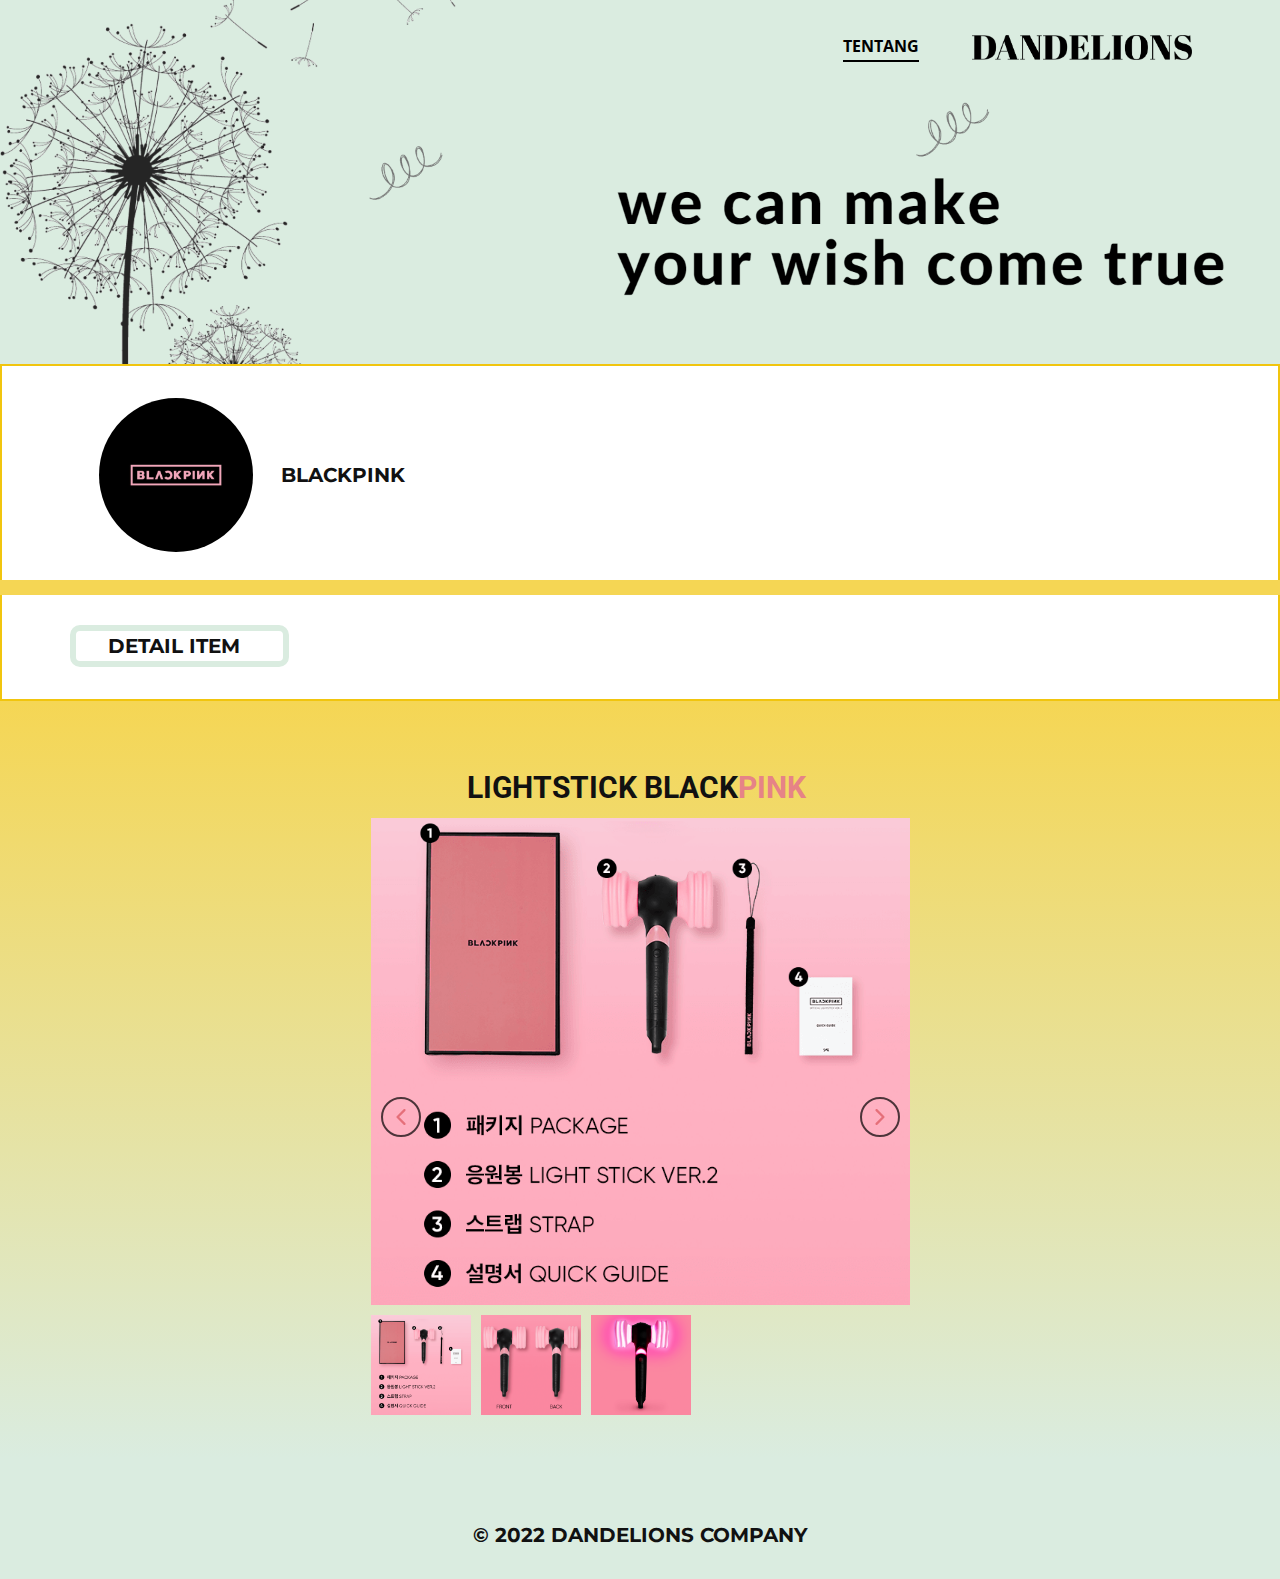
<file: blackpink-merch.html>
<!DOCTYPE html>
<html style="font-size: 16px;" lang="en"><head>
    <meta name="viewport" content="width=device-width, initial-scale=1.0">
    <meta charset="utf-8">
    <meta name="keywords" content="LIGHTSTICK BLACKPINK">
    <meta name="description" content="">
    <title>blackpink merch</title>
    <link rel="stylesheet" href="nicepage.css" media="screen">
<link rel="stylesheet" href="blackpink-merch.css" media="screen">
    <script class="u-script" type="text/javascript" src="jquery.js" defer=""></script>
    <script class="u-script" type="text/javascript" src="nicepage.js" defer=""></script>
    <meta name="generator" content="Nicepage 4.19.3, nicepage.com">
    <link id="u-theme-google-font" rel="stylesheet" href="https://fonts.googleapis.com/css?family=Roboto:100,100i,300,300i,400,400i,500,500i,700,700i,900,900i|Open+Sans:300,300i,400,400i,500,500i,600,600i,700,700i,800,800i">
    <link id="u-page-google-font" rel="stylesheet" href="https://fonts.googleapis.com/css?family=Montserrat:100,100i,200,200i,300,300i,400,400i,500,500i,600,600i,700,700i,800,800i,900,900i">
    
    
    
    <script type="application/ld+json">{
		"@context": "http://schema.org",
		"@type": "Organization",
		"name": "",
		"logo": "images/DANDELIONSlogo.png"
}</script>
    <meta name="theme-color" content="#478ac9">
    <meta property="og:title" content="blackpink merch">
    <meta property="og:type" content="website">
  </head>
  <body class="u-body u-xl-mode" data-lang="en"><header class="u-clearfix u-header u-image u-header" id="sec-825c" data-image-width="1920" data-image-height="1080"><div class="u-clearfix u-sheet u-sheet-1">
        <a href="Page-1.html" class="u-image u-logo u-image-1" data-image-width="1321" data-image-height="151" title="Page 1">
          <img src="images/DANDELIONSlogo.png" class="u-logo-image u-logo-image-1">
        </a>
        <a href="blog/blog.html" class="u-active-none u-border-2 u-border-black u-border-no-left u-border-no-right u-border-no-top u-bottom-left-radius-0 u-bottom-right-radius-0 u-btn u-btn-rectangle u-button-style u-hover-none u-none u-radius-0 u-top-left-radius-0 u-top-right-radius-0 u-btn-1">TENTANG</a>
      </div></header>
    <section class="u-border-2 u-border-palette-3-base u-clearfix u-section-1" id="sec-6e1e">
      <div class="u-clearfix u-sheet u-valign-middle u-sheet-1">
        <img class="u-image u-image-circle u-preserve-proportions u-image-1" src="images/LOGOBLACKPINK.jpg" alt="" data-image-width="1000" data-image-height="1000">
        <p class="u-text u-text-default u-text-1">BLACKPINK</p>
        <div class="u-palette-3-light-1 u-shape u-shape-rectangle u-shape-1"></div>
        <div class="u-border-6 u-border-custom-color-1 u-container-style u-group u-radius-10 u-shape-round u-group-1">
          <div class="u-container-layout u-container-layout-1">
            <p class="u-text u-text-2">DETAIL ITEM</p>
          </div>
        </div>
      </div>
    </section>
    <section class="u-align-center u-clearfix u-gradient u-section-2" id="sec-2b0b">
      <div class="u-clearfix u-sheet u-sheet-1">
        <h1 class="u-text u-text-default u-text-1">LIGHTSTICK BLACK<span class="u-text-palette-2-light-1">PINK</span>&nbsp;
        </h1>
        <div class="u-carousel u-expanded-width-xs u-gallery u-layout-thumbnails u-lightbox u-no-transition u-show-text-always u-gallery-1" id="carousel-e131" data-interval="5000" data-u-ride="carousel">
          <div class="u-carousel-inner u-gallery-inner" role="listbox">
            <div class="u-active u-carousel-item u-gallery-item u-carousel-item-1">
              <div class="u-back-slide" data-image-width="720" data-image-height="696">
                <img class="u-back-image u-expanded" src="images/LSBLACKPINK11.png">
              </div>
              <div class="u-over-slide u-over-slide-1">
                <h3 class="u-gallery-heading">Sample Title</h3>
                <p class="u-gallery-text">Sample Text</p>
              </div>
            </div>
            <div class="u-carousel-item u-gallery-item u-carousel-item-2">
              <div class="u-back-slide" data-image-width="720" data-image-height="612">
                <img class="u-back-image u-expanded" src="images/LSBLACKPINK12.png">
              </div>
              <div class="u-over-slide u-over-slide-2">
                <h3 class="u-gallery-heading">Sample Title</h3>
                <p class="u-gallery-text">Sample Text</p>
              </div>
            </div>
            <div class="u-carousel-item u-gallery-item u-carousel-item-3" data-image-width="2836" data-image-height="1875">
              <div class="u-back-slide" data-image-width="720" data-image-height="739">
                <img class="u-back-image u-expanded" src="images/LSBLACKPINK13.png">
              </div>
              <div class="u-over-slide u-over-slide-3">
                <h3 class="u-gallery-heading">Sample Title</h3>
                <p class="u-gallery-text">Sample Text</p>
              </div>
              <style data-mode="XL" data-visited="true"></style>
              <style data-mode="LG"></style>
              <style data-mode="MD"></style>
              <style data-mode="SM"></style>
              <style data-mode="XS"></style>
            </div>
          </div>
          <a class="u-absolute-vcenter u-border-2 u-border-black u-carousel-control u-carousel-control-prev u-icon-circle u-opacity u-opacity-70 u-spacing-10 u-text-palette-2-base u-carousel-control-1" href="#carousel-e131" role="button" data-u-slide="prev">
            <span aria-hidden="true">
              <svg viewBox="0 0 451.847 451.847"><path d="M97.141,225.92c0-8.095,3.091-16.192,9.259-22.366L300.689,9.27c12.359-12.359,32.397-12.359,44.751,0
c12.354,12.354,12.354,32.388,0,44.748L173.525,225.92l171.903,171.909c12.354,12.354,12.354,32.391,0,44.744
c-12.354,12.365-32.386,12.365-44.745,0l-194.29-194.281C100.226,242.115,97.141,234.018,97.141,225.92z"></path></svg>
            </span>
            <span class="sr-only">
              <svg viewBox="0 0 451.847 451.847"><path d="M97.141,225.92c0-8.095,3.091-16.192,9.259-22.366L300.689,9.27c12.359-12.359,32.397-12.359,44.751,0
c12.354,12.354,12.354,32.388,0,44.748L173.525,225.92l171.903,171.909c12.354,12.354,12.354,32.391,0,44.744
c-12.354,12.365-32.386,12.365-44.745,0l-194.29-194.281C100.226,242.115,97.141,234.018,97.141,225.92z"></path></svg>
            </span>
          </a>
          <a class="u-absolute-vcenter u-border-2 u-border-black u-carousel-control u-carousel-control-next u-icon-circle u-opacity u-opacity-70 u-spacing-10 u-text-palette-2-base u-carousel-control-2" href="#carousel-e131" role="button" data-u-slide="next">
            <span aria-hidden="true">
              <svg viewBox="0 0 451.846 451.847"><path d="M345.441,248.292L151.154,442.573c-12.359,12.365-32.397,12.365-44.75,0c-12.354-12.354-12.354-32.391,0-44.744
L278.318,225.92L106.409,54.017c-12.354-12.359-12.354-32.394,0-44.748c12.354-12.359,32.391-12.359,44.75,0l194.287,194.284
c6.177,6.18,9.262,14.271,9.262,22.366C354.708,234.018,351.617,242.115,345.441,248.292z"></path></svg>
            </span>
            <span class="sr-only">
              <svg viewBox="0 0 451.846 451.847"><path d="M345.441,248.292L151.154,442.573c-12.359,12.365-32.397,12.365-44.75,0c-12.354-12.354-12.354-32.391,0-44.744
L278.318,225.92L106.409,54.017c-12.354-12.359-12.354-32.394,0-44.748c12.354-12.359,32.391-12.359,44.75,0l194.287,194.284
c6.177,6.18,9.262,14.271,9.262,22.366C354.708,234.018,351.617,242.115,345.441,248.292z"></path></svg>
            </span>
          </a>
          <ol class="u-carousel-thumbnails u-spacing-10 u-carousel-thumbnails-1">
            <li class="u-active u-carousel-thumbnail u-carousel-thumbnail-1" data-u-target="#carousel-e131" data-u-slide-to="0">
              <img class="u-carousel-thumbnail-image u-image" src="images/LSBLACKPINK11.png">
            </li>
            <li class="u-carousel-thumbnail u-carousel-thumbnail-2" data-u-target="#carousel-e131" data-u-slide-to="1">
              <img class="u-carousel-thumbnail-image u-image" src="images/LSBLACKPINK12.png">
            </li>
            <li class="u-carousel-thumbnail u-carousel-thumbnail-3" data-u-target="#carousel-e131" data-u-slide-to="2">
              <img class="u-carousel-thumbnail-image u-image" src="images/LSBLACKPINK13.png">
            </li>
          </ol>
        </div>
      </div>
    </section>
    
    
    <footer class="u-align-center u-clearfix u-custom-color-1 u-footer u-footer" id="sec-07ab"><div class="u-align-left u-clearfix u-sheet u-sheet-1">
        <p class="u-text u-text-default u-text-1">© 2022 DANDELIONS COMPANY</p>
      </div></footer>
    
</body></html>
</file>
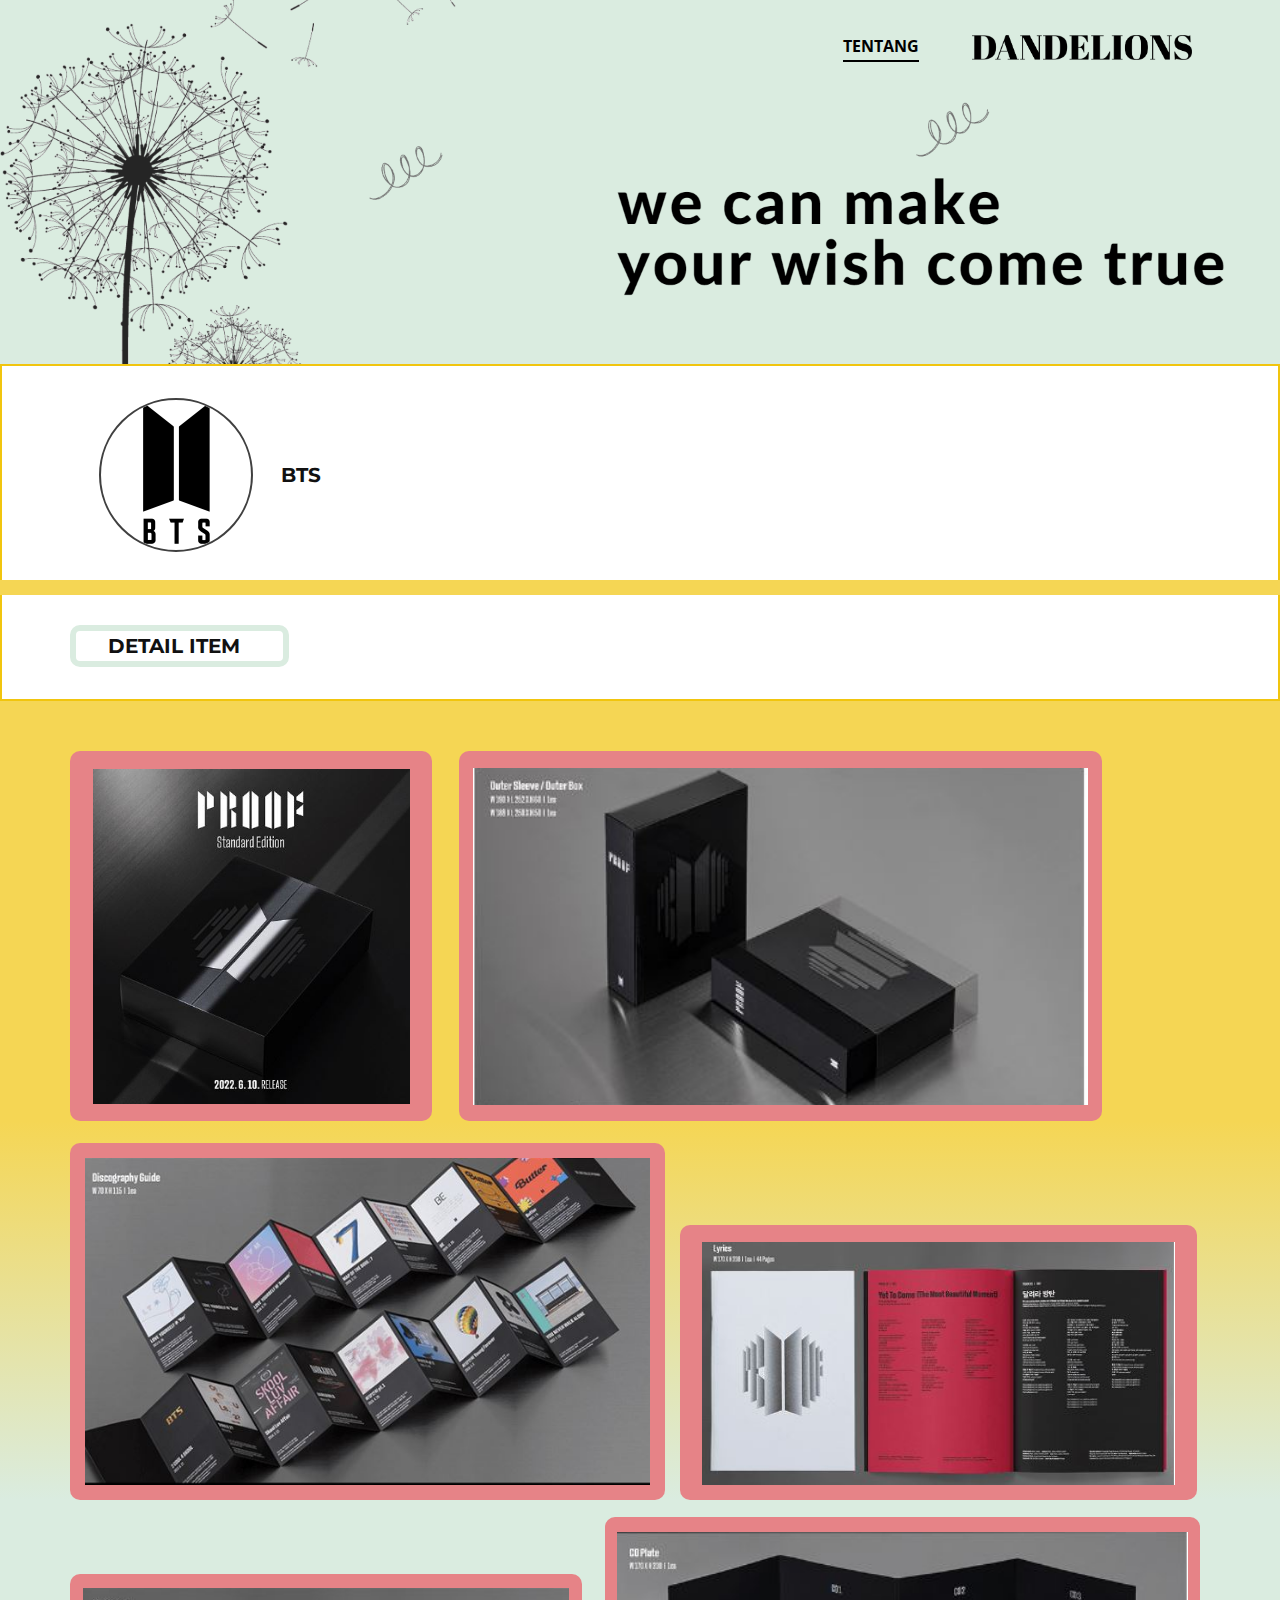
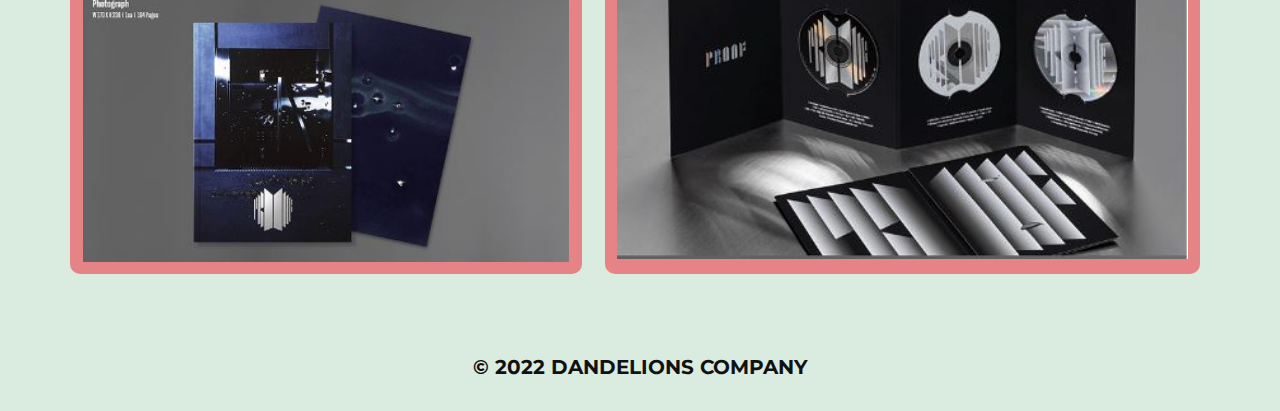
<file: BTS-album.html>
<!DOCTYPE html>
<html style="font-size: 16px;" lang="en"><head>
    <meta name="viewport" content="width=device-width, initial-scale=1.0">
    <meta charset="utf-8">
    <meta name="keywords" content="">
    <meta name="description" content="">
    <title>BTS album</title>
    <link rel="stylesheet" href="nicepage.css" media="screen">
<link rel="stylesheet" href="BTS-album.css" media="screen">
    <script class="u-script" type="text/javascript" src="jquery.js" defer=""></script>
    <script class="u-script" type="text/javascript" src="nicepage.js" defer=""></script>
    <meta name="generator" content="Nicepage 4.19.3, nicepage.com">
    <link id="u-theme-google-font" rel="stylesheet" href="https://fonts.googleapis.com/css?family=Roboto:100,100i,300,300i,400,400i,500,500i,700,700i,900,900i|Open+Sans:300,300i,400,400i,500,500i,600,600i,700,700i,800,800i">
    <link id="u-page-google-font" rel="stylesheet" href="https://fonts.googleapis.com/css?family=Montserrat:100,100i,200,200i,300,300i,400,400i,500,500i,600,600i,700,700i,800,800i,900,900i">
    
    
    
    
    
    <script type="application/ld+json">{
		"@context": "http://schema.org",
		"@type": "Organization",
		"name": "",
		"logo": "images/DANDELIONSlogo.png"
}</script>
    <meta name="theme-color" content="#478ac9">
    <meta property="og:title" content="BTS album">
    <meta property="og:type" content="website">
  </head>
  <body class="u-body u-xl-mode" data-lang="en"><header class="u-clearfix u-header u-image u-header" id="sec-825c" data-image-width="1920" data-image-height="1080"><div class="u-clearfix u-sheet u-sheet-1">
        <a href="Page-1.html" class="u-image u-logo u-image-1" data-image-width="1321" data-image-height="151" title="Page 1">
          <img src="images/DANDELIONSlogo.png" class="u-logo-image u-logo-image-1">
        </a>
        <a href="blog/blog.html" class="u-active-none u-border-2 u-border-black u-border-no-left u-border-no-right u-border-no-top u-bottom-left-radius-0 u-bottom-right-radius-0 u-btn u-btn-rectangle u-button-style u-hover-none u-none u-radius-0 u-top-left-radius-0 u-top-right-radius-0 u-btn-1">TENTANG</a>
      </div></header>
    <section class="u-border-2 u-border-palette-3-base u-clearfix u-section-1" id="sec-6e1e">
      <div class="u-clearfix u-sheet u-valign-middle u-sheet-1">
        <img class="u-border-2 u-border-grey-75 u-image u-image-circle u-preserve-proportions u-image-1" src="images/logobts.png" alt="" data-image-width="4000" data-image-height="2400">
        <p class="u-text u-text-default u-text-1">BTS</p>
        <div class="u-palette-3-light-1 u-shape u-shape-rectangle u-shape-1"></div>
        <div class="u-border-6 u-border-custom-color-1 u-container-style u-group u-radius-10 u-shape-round u-group-1">
          <div class="u-container-layout u-container-layout-1">
            <p class="u-text u-text-2">DETAIL ITEM</p>
          </div>
        </div>
      </div>
    </section>
    <section class="u-align-center u-clearfix u-palette-3-light-1 u-section-2" id="sec-b3ff">
      <div class="u-align-left u-clearfix u-sheet u-sheet-1">
        <div class="u-container-style u-group u-hover-feature u-palette-2-light-1 u-radius-10 u-shape-round u-group-1">
          <div class="u-container-layout u-container-layout-1">
            <img class="u-hover-feature u-image u-image-round u-image-1" src="images/PROOF.JPG" alt="" data-image-width="451" data-image-height="448">
          </div>
        </div>
        <div class="u-container-style u-group u-hover-feature u-palette-2-light-1 u-radius-10 u-shape-round u-group-2">
          <div class="u-container-layout u-container-layout-2">
            <img class="u-image u-image-default u-image-2" src="images/OUTERSLEEVE.JPG" alt="" data-image-width="454" data-image-height="255">
          </div>
        </div>
      </div>
      
      
      
    </section>
    <section class="u-align-center u-clearfix u-gradient u-section-3" id="sec-a498">
      
      
      
      
      <div class="u-clearfix u-sheet u-sheet-1">
        <div class="u-container-style u-group u-hover-feature u-palette-2-light-1 u-radius-10 u-shape-round u-group-1">
          <div class="u-container-layout u-container-layout-1">
            <img class="u-hover-feature u-image u-image-round u-image-1" src="images/DISCOGRAPHY.JPG" alt="" data-image-width="674" data-image-height="381">
          </div>
        </div>
        <div class="u-container-style u-group u-hover-feature u-palette-2-light-1 u-radius-10 u-shape-round u-group-2">
          <div class="u-container-layout u-container-layout-2">
            <img class="u-hover-feature u-image u-image-round u-image-2" src="images/LYRICS.JPG" alt="" data-image-width="450" data-image-height="254">
          </div>
        </div>
      </div>
    </section>
    <section class="u-clearfix u-custom-color-1 u-section-4" id="sec-8e35">
      
      
      
      
      <div class="u-clearfix u-sheet u-valign-middle u-sheet-1">
        <div class="u-container-style u-group u-hover-feature u-palette-2-light-1 u-radius-10 u-shape-round u-group-1">
          <div class="u-container-layout u-container-layout-1">
            <img class="u-hover-feature u-image u-image-round u-image-1" src="images/CDPLATE.JPG" alt="" data-image-width="449" data-image-height="257">
          </div>
        </div>
        <div class="u-container-style u-group u-hover-feature u-palette-2-light-1 u-radius-10 u-shape-round u-group-2">
          <div class="u-container-layout u-container-layout-2">
            <img class="u-hover-feature u-image u-image-round u-image-2" src="images/PHOTOGRAPH.JPG" alt="" data-image-width="446" data-image-height="252">
          </div>
        </div>
      </div>
    </section>
    
    
    <footer class="u-align-center u-clearfix u-custom-color-1 u-footer u-footer" id="sec-07ab"><div class="u-align-left u-clearfix u-sheet u-sheet-1">
        <p class="u-text u-text-default u-text-1">© 2022 DANDELIONS COMPANY</p>
      </div></footer>
   
  
</body></html>
</file>
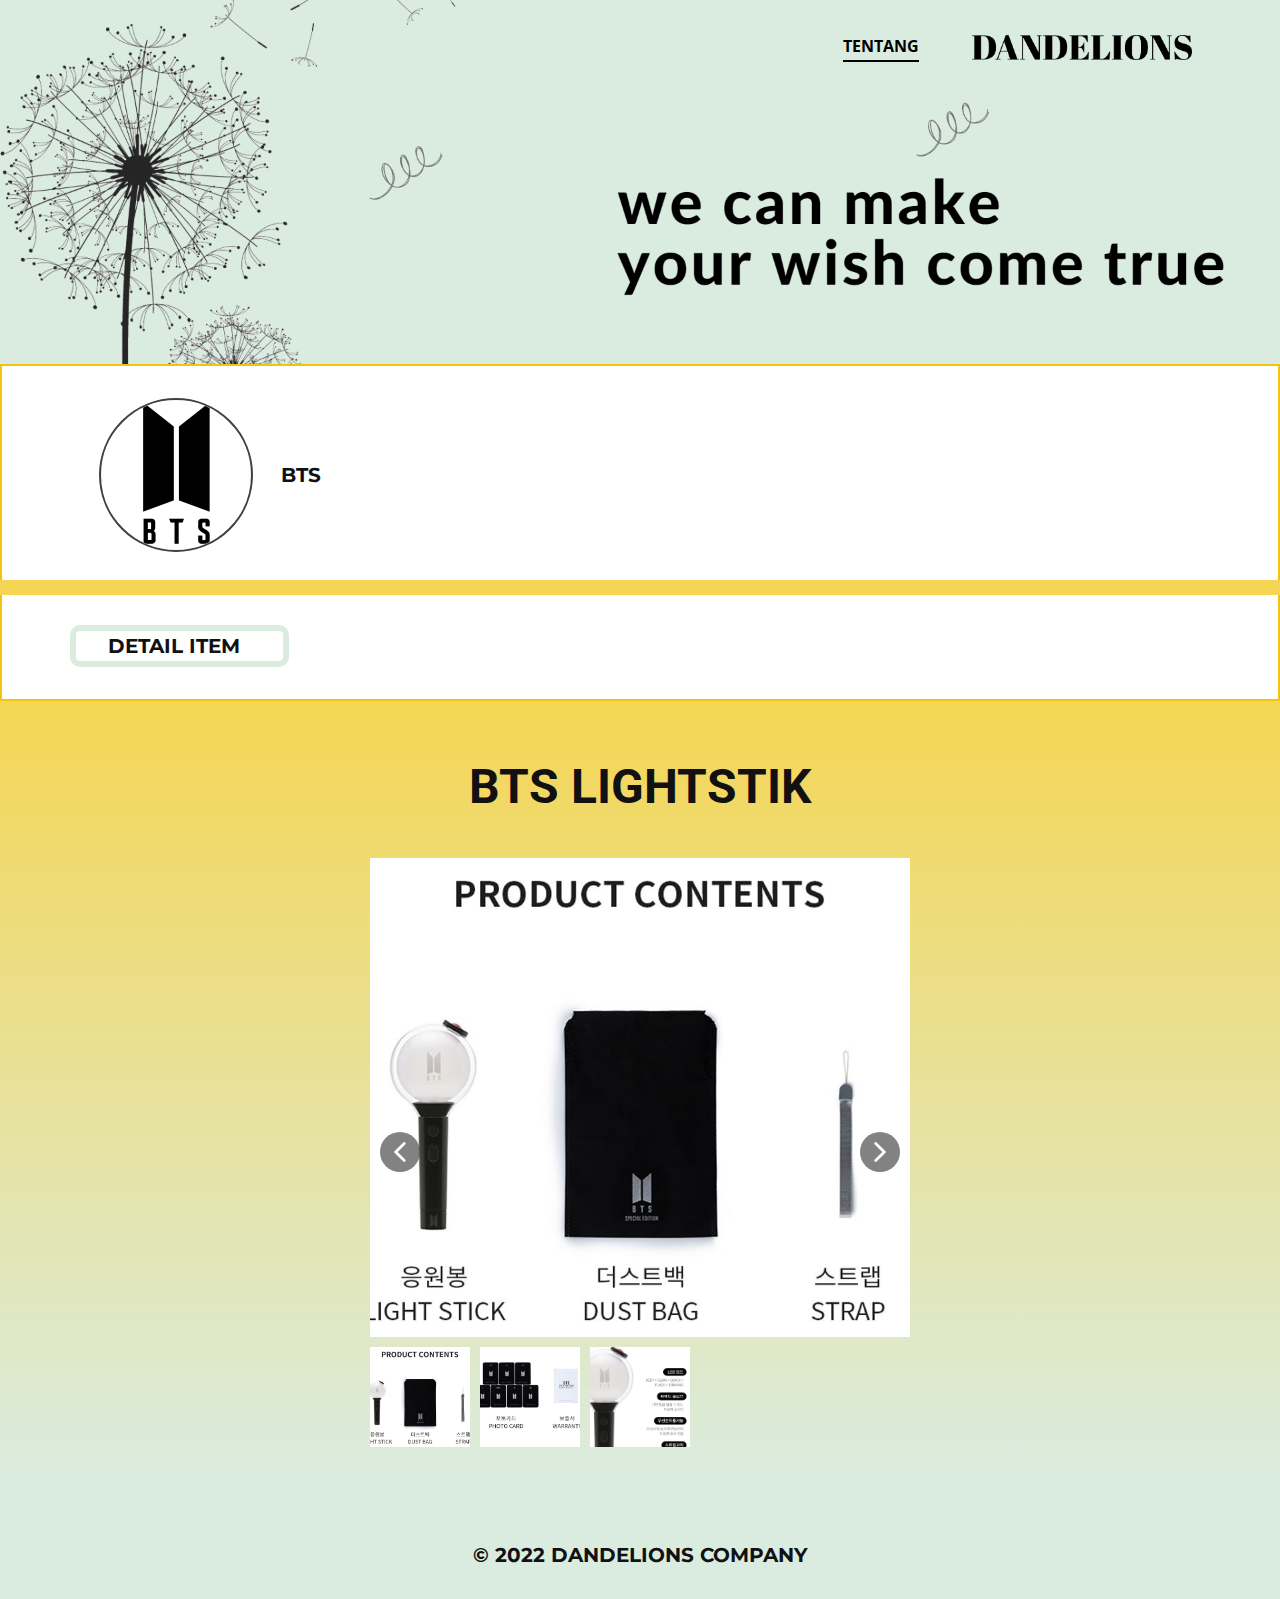
<file: BTS-lightstick.html>
<!DOCTYPE html>
<html style="font-size: 16px;" lang="en"><head>
    <meta name="viewport" content="width=device-width, initial-scale=1.0">
    <meta charset="utf-8">
    <meta name="keywords" content="BTS LIGHTSTIK">
    <meta name="description" content="">
    <title>BTS lightstick</title>
    <link rel="stylesheet" href="nicepage.css" media="screen">
<link rel="stylesheet" href="BTS-lightstick.css" media="screen">
    <script class="u-script" type="text/javascript" src="jquery.js" defer=""></script>
    <script class="u-script" type="text/javascript" src="nicepage.js" defer=""></script>
    <meta name="generator" content="Nicepage 4.19.3, nicepage.com">
    <link id="u-theme-google-font" rel="stylesheet" href="https://fonts.googleapis.com/css?family=Roboto:100,100i,300,300i,400,400i,500,500i,700,700i,900,900i|Open+Sans:300,300i,400,400i,500,500i,600,600i,700,700i,800,800i">
    <link id="u-page-google-font" rel="stylesheet" href="https://fonts.googleapis.com/css?family=Montserrat:100,100i,200,200i,300,300i,400,400i,500,500i,600,600i,700,700i,800,800i,900,900i">
    
    
    
    <script type="application/ld+json">{
		"@context": "http://schema.org",
		"@type": "Organization",
		"name": "",
		"logo": "images/DANDELIONSlogo.png"
}</script>
    <meta name="theme-color" content="#478ac9">
    <meta property="og:title" content="BTS lightstick">
    <meta property="og:type" content="website">
  </head>
  <body class="u-body u-xl-mode" data-lang="en"><header class="u-clearfix u-header u-image u-header" id="sec-825c" data-image-width="1920" data-image-height="1080"><div class="u-clearfix u-sheet u-sheet-1">
        <a href="Page-1.html" class="u-image u-logo u-image-1" data-image-width="1321" data-image-height="151" title="Page 1">
          <img src="images/DANDELIONSlogo.png" class="u-logo-image u-logo-image-1">
        </a>
        <a href="blog/blog.html" class="u-active-none u-border-2 u-border-black u-border-no-left u-border-no-right u-border-no-top u-bottom-left-radius-0 u-bottom-right-radius-0 u-btn u-btn-rectangle u-button-style u-hover-none u-none u-radius-0 u-top-left-radius-0 u-top-right-radius-0 u-btn-1">TENTANG</a>
      </div></header>
    <section class="u-border-2 u-border-palette-3-base u-clearfix u-section-1" id="sec-6e1e">
      <div class="u-clearfix u-sheet u-valign-middle u-sheet-1">
        <img class="u-border-2 u-border-grey-75 u-image u-image-circle u-preserve-proportions u-image-1" src="images/logobts.png" alt="" data-image-width="4000" data-image-height="2400">
        <p class="u-text u-text-default u-text-1">BTS</p>
        <div class="u-palette-3-light-1 u-shape u-shape-rectangle u-shape-1"></div>
        <div class="u-border-6 u-border-custom-color-1 u-container-style u-group u-radius-10 u-shape-round u-group-1">
          <div class="u-container-layout u-container-layout-1">
            <p class="u-text u-text-2">DETAIL ITEM</p>
          </div>
        </div>
      </div>
    </section>
    <section class="u-align-center u-clearfix u-gradient u-section-2" id="sec-4340">
      <div class="u-clearfix u-sheet u-sheet-1">
        <h1 class="u-text u-text-default u-text-1">BTS LIGHTSTIK</h1>
        <div class="u-carousel u-expanded-width-xs u-gallery u-layout-thumbnails u-lightbox u-no-transition u-show-text-always u-gallery-1" id="carousel-e131" data-interval="5000" data-u-ride="carousel">
          <div class="u-carousel-inner u-gallery-inner" role="listbox">
            <div class="u-active u-carousel-item u-gallery-item u-carousel-item-1">
              <div class="u-back-slide" data-image-width="870" data-image-height="677">
                <img class="u-back-image u-expanded" src="images/PRODUCTKONTEN.JPG">
              </div>
              <div class="u-over-slide u-over-slide-1">
                <h3 class="u-gallery-heading">Sample Title</h3>
                <p class="u-gallery-text">Sample Text</p>
              </div>
            </div>
            <div class="u-carousel-item u-gallery-item u-carousel-item-2">
              <div class="u-back-slide" data-image-width="873" data-image-height="626">
                <img class="u-back-image u-expanded" src="images/PHOTOCARDWARANTY.JPG">
              </div>
              <div class="u-over-slide u-over-slide-2">
                <h3 class="u-gallery-heading">Sample Title</h3>
                <p class="u-gallery-text">Sample Text</p>
              </div>
            </div>
            <div class="u-carousel-item u-gallery-item u-carousel-item-3" data-image-width="2836" data-image-height="1875">
              <div class="u-back-slide" data-image-width="489" data-image-height="681">
                <img class="u-back-image u-expanded" src="images/DETAILVIEW.JPG">
              </div>
              <div class="u-over-slide u-over-slide-3">
                <h3 class="u-gallery-heading">Sample Title</h3>
                <p class="u-gallery-text">Sample Text</p>
              </div>
            </div>
          </div>
          <a class="u-absolute-vcenter u-carousel-control u-carousel-control-prev u-grey-70 u-icon-circle u-opacity u-opacity-70 u-spacing-10 u-text-white u-carousel-control-1" href="#carousel-e131" role="button" data-u-slide="prev">
            <span aria-hidden="true">
              <svg viewBox="0 0 451.847 451.847"><path d="M97.141,225.92c0-8.095,3.091-16.192,9.259-22.366L300.689,9.27c12.359-12.359,32.397-12.359,44.751,0
c12.354,12.354,12.354,32.388,0,44.748L173.525,225.92l171.903,171.909c12.354,12.354,12.354,32.391,0,44.744
c-12.354,12.365-32.386,12.365-44.745,0l-194.29-194.281C100.226,242.115,97.141,234.018,97.141,225.92z"></path></svg>
            </span>
            <span class="sr-only">
              <svg viewBox="0 0 451.847 451.847"><path d="M97.141,225.92c0-8.095,3.091-16.192,9.259-22.366L300.689,9.27c12.359-12.359,32.397-12.359,44.751,0
c12.354,12.354,12.354,32.388,0,44.748L173.525,225.92l171.903,171.909c12.354,12.354,12.354,32.391,0,44.744
c-12.354,12.365-32.386,12.365-44.745,0l-194.29-194.281C100.226,242.115,97.141,234.018,97.141,225.92z"></path></svg>
            </span>
          </a>
          <a class="u-absolute-vcenter u-carousel-control u-carousel-control-next u-grey-70 u-icon-circle u-opacity u-opacity-70 u-spacing-10 u-text-white u-carousel-control-2" href="#carousel-e131" role="button" data-u-slide="next">
            <span aria-hidden="true">
              <svg viewBox="0 0 451.846 451.847"><path d="M345.441,248.292L151.154,442.573c-12.359,12.365-32.397,12.365-44.75,0c-12.354-12.354-12.354-32.391,0-44.744
L278.318,225.92L106.409,54.017c-12.354-12.359-12.354-32.394,0-44.748c12.354-12.359,32.391-12.359,44.75,0l194.287,194.284
c6.177,6.18,9.262,14.271,9.262,22.366C354.708,234.018,351.617,242.115,345.441,248.292z"></path></svg>
            </span>
            <span class="sr-only">
              <svg viewBox="0 0 451.846 451.847"><path d="M345.441,248.292L151.154,442.573c-12.359,12.365-32.397,12.365-44.75,0c-12.354-12.354-12.354-32.391,0-44.744
L278.318,225.92L106.409,54.017c-12.354-12.359-12.354-32.394,0-44.748c12.354-12.359,32.391-12.359,44.75,0l194.287,194.284
c6.177,6.18,9.262,14.271,9.262,22.366C354.708,234.018,351.617,242.115,345.441,248.292z"></path></svg>
            </span>
          </a>
          <ol class="u-carousel-thumbnails u-spacing-10 u-carousel-thumbnails-1">
            <li class="u-active u-carousel-thumbnail u-carousel-thumbnail-1" data-u-target="#carousel-e131" data-u-slide-to="0">
              <img class="u-carousel-thumbnail-image u-image" src="images/PRODUCTKONTEN.JPG">
            </li>
            <li class="u-carousel-thumbnail u-carousel-thumbnail-2" data-u-target="#carousel-e131" data-u-slide-to="1">
              <img class="u-carousel-thumbnail-image u-image" src="images/PHOTOCARDWARANTY.JPG">
            </li>
            <li class="u-carousel-thumbnail u-carousel-thumbnail-3" data-u-target="#carousel-e131" data-u-slide-to="2">
              <img class="u-carousel-thumbnail-image u-image" src="images/DETAILVIEW.JPG">
            </li>
          </ol>
        </div>
      </div>
    </section>
    
    
    <footer class="u-align-center u-clearfix u-custom-color-1 u-footer u-footer" id="sec-07ab"><div class="u-align-left u-clearfix u-sheet u-sheet-1">
        <p class="u-text u-text-default u-text-1">© 2022 DANDELIONS COMPANY</p>
      </div></footer>
    
  
</body></html>
</file>
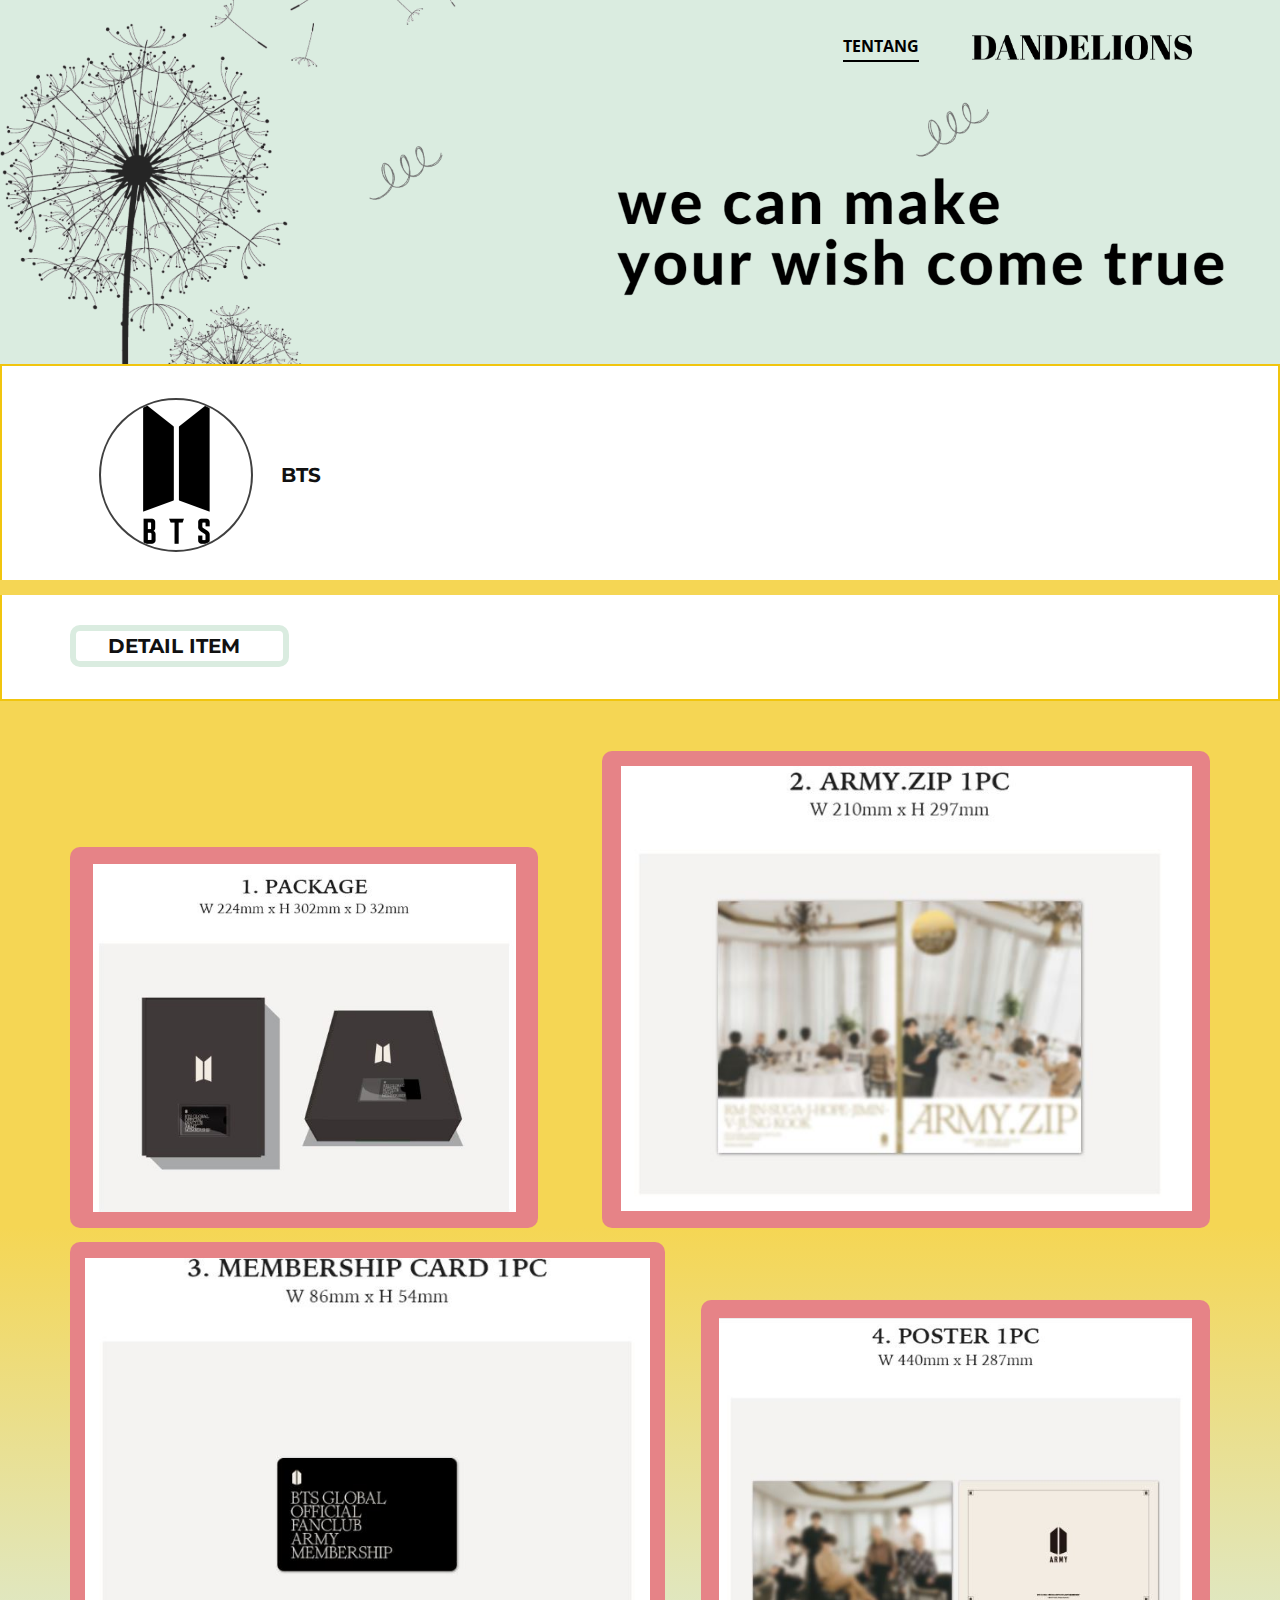
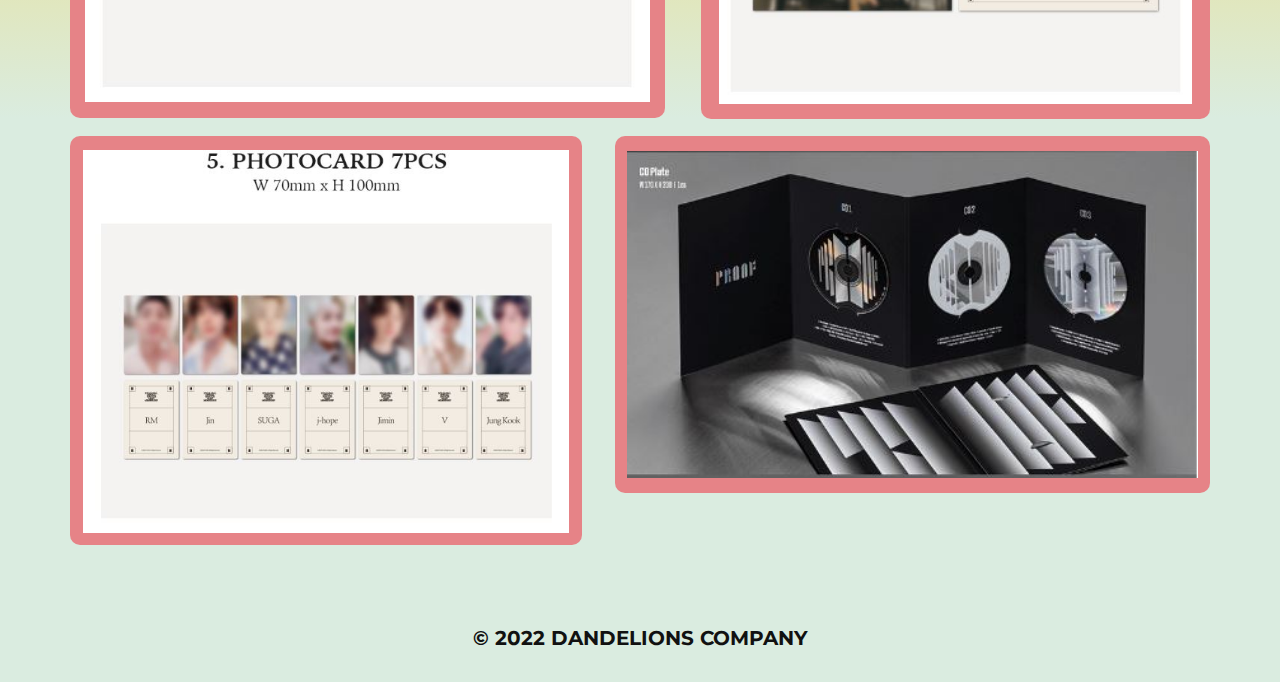
<file: BTS-merch.html>
<!DOCTYPE html>
<html style="font-size: 16px;" lang="en"><head>
    <meta name="viewport" content="width=device-width, initial-scale=1.0">
    <meta charset="utf-8">
    <meta name="keywords" content="">
    <meta name="description" content="">
    <title>BTS merch</title>
    <link rel="stylesheet" href="nicepage.css" media="screen">
<link rel="stylesheet" href="BTS-merch.css" media="screen">
    <script class="u-script" type="text/javascript" src="jquery.js" defer=""></script>
    <script class="u-script" type="text/javascript" src="nicepage.js" defer=""></script>
    <meta name="generator" content="Nicepage 4.19.3, nicepage.com">
    <link id="u-theme-google-font" rel="stylesheet" href="https://fonts.googleapis.com/css?family=Roboto:100,100i,300,300i,400,400i,500,500i,700,700i,900,900i|Open+Sans:300,300i,400,400i,500,500i,600,600i,700,700i,800,800i">
    <link id="u-page-google-font" rel="stylesheet" href="https://fonts.googleapis.com/css?family=Montserrat:100,100i,200,200i,300,300i,400,400i,500,500i,600,600i,700,700i,800,800i,900,900i">
    
    
    
    
    
    <script type="application/ld+json">{
		"@context": "http://schema.org",
		"@type": "Organization",
		"name": "",
		"logo": "images/DANDELIONSlogo.png"
}</script>
    <meta name="theme-color" content="#478ac9">
    <meta property="og:title" content="BTS merch">
    <meta property="og:type" content="website">
  </head>
  <body class="u-body u-xl-mode" data-lang="en"><header class="u-clearfix u-header u-image u-header" id="sec-825c" data-image-width="1920" data-image-height="1080"><div class="u-clearfix u-sheet u-sheet-1">
        <a href="Page-1.html" class="u-image u-logo u-image-1" data-image-width="1321" data-image-height="151" title="Page 1">
          <img src="images/DANDELIONSlogo.png" class="u-logo-image u-logo-image-1">
        </a>
        <a href="blog/blog.html" class="u-active-none u-border-2 u-border-black u-border-no-left u-border-no-right u-border-no-top u-bottom-left-radius-0 u-bottom-right-radius-0 u-btn u-btn-rectangle u-button-style u-hover-none u-none u-radius-0 u-top-left-radius-0 u-top-right-radius-0 u-btn-1">TENTANG</a>
      </div></header>
    <section class="u-border-2 u-border-palette-3-base u-clearfix u-section-1" id="sec-6e1e">
      <div class="u-clearfix u-sheet u-valign-middle u-sheet-1">
        <img class="u-border-2 u-border-grey-75 u-image u-image-circle u-preserve-proportions u-image-1" src="images/logobts.png" alt="" data-image-width="4000" data-image-height="2400">
        <p class="u-text u-text-default u-text-1">BTS</p>
        <div class="u-palette-3-light-1 u-shape u-shape-rectangle u-shape-1"></div>
        <div class="u-border-6 u-border-custom-color-1 u-container-style u-group u-radius-10 u-shape-round u-group-1">
          <div class="u-container-layout u-container-layout-1">
            <p class="u-text u-text-2">DETAIL ITEM</p>
          </div>
        </div>
      </div>
    </section>
    <section class="u-align-center u-clearfix u-palette-3-light-1 u-section-2" id="sec-b3ff">
      <div class="u-align-left u-clearfix u-sheet u-sheet-1">
        <div class="u-container-style u-group u-hover-feature u-palette-2-light-1 u-radius-10 u-shape-round u-group-1">
          <div class="u-container-layout u-valign-middle u-container-layout-1">
            <img class="u-hover-feature u-image u-image-round u-image-1" src="images/PACKAGE.JPG" alt="" data-image-width="619" data-image-height="539">
          </div>
        </div>
        <div class="u-container-style u-group u-hover-feature u-palette-2-light-1 u-radius-10 u-shape-round u-group-2">
          <div class="u-container-layout u-container-layout-2">
            <img class="u-hover-feature u-image u-image-round u-image-2" src="images/ARMYZIP.JPG" alt="" data-image-width="659" data-image-height="513">
          </div>
        </div>
      </div>
      
      
      
      
    </section>
    <section class="u-align-center u-clearfix u-gradient u-lightbox u-section-3" id="sec-a498">
      
      
      
      
      <div class="u-clearfix u-sheet u-valign-bottom u-sheet-1">
        <div class="u-container-style u-group u-hover-feature u-palette-2-light-1 u-radius-10 u-shape-round u-group-1">
          <div class="u-container-layout u-valign-middle u-container-layout-1">
            <img class="u-hover-feature u-image u-image-round u-image-1" src="images/MEMBERSHIP.JPG" alt="" data-image-width="641" data-image-height="504">
          </div>
        </div>
        <div class="u-container-style u-group u-hover-feature u-palette-2-light-1 u-radius-10 u-shape-round u-group-2">
          <div class="u-container-layout u-container-layout-2">
            <img class="u-hover-feature u-image u-image-round u-image-2" src="images/POSTER.JPG" alt="" data-image-width="642" data-image-height="516">
          </div>
        </div>
      </div>
    </section>
    <section class="u-clearfix u-custom-color-1 u-section-4" id="sec-8e35">
      
      
      
      
      <div class="u-clearfix u-sheet u-valign-middle u-sheet-1">
        <div class="u-container-style u-group u-hover-feature u-palette-2-light-1 u-radius-10 u-shape-round u-group-1">
          <div class="u-container-layout u-container-layout-1">
            <img class="u-hover-feature u-image u-image-round u-image-1" src="images/CDPLATE.JPG" alt="" data-image-width="449" data-image-height="257">
          </div>
        </div>
        <div class="u-container-style u-group u-hover-feature u-palette-2-light-1 u-radius-10 u-shape-round u-group-2">
          <div class="u-container-layout u-container-layout-2">
            <img class="u-hover-feature u-image u-image-round u-image-2" src="images/PHOTOCARD.JPG" alt="" data-image-width="647" data-image-height="510">
          </div>
        </div>
      </div>
    </section>
    
    
    <footer class="u-align-center u-clearfix u-custom-color-1 u-footer u-footer" id="sec-07ab"><div class="u-align-left u-clearfix u-sheet u-sheet-1">
        <p class="u-text u-text-default u-text-1">© 2022 DANDELIONS COMPANY</p>
      </div></footer>
    
  
</body></html>
</file>
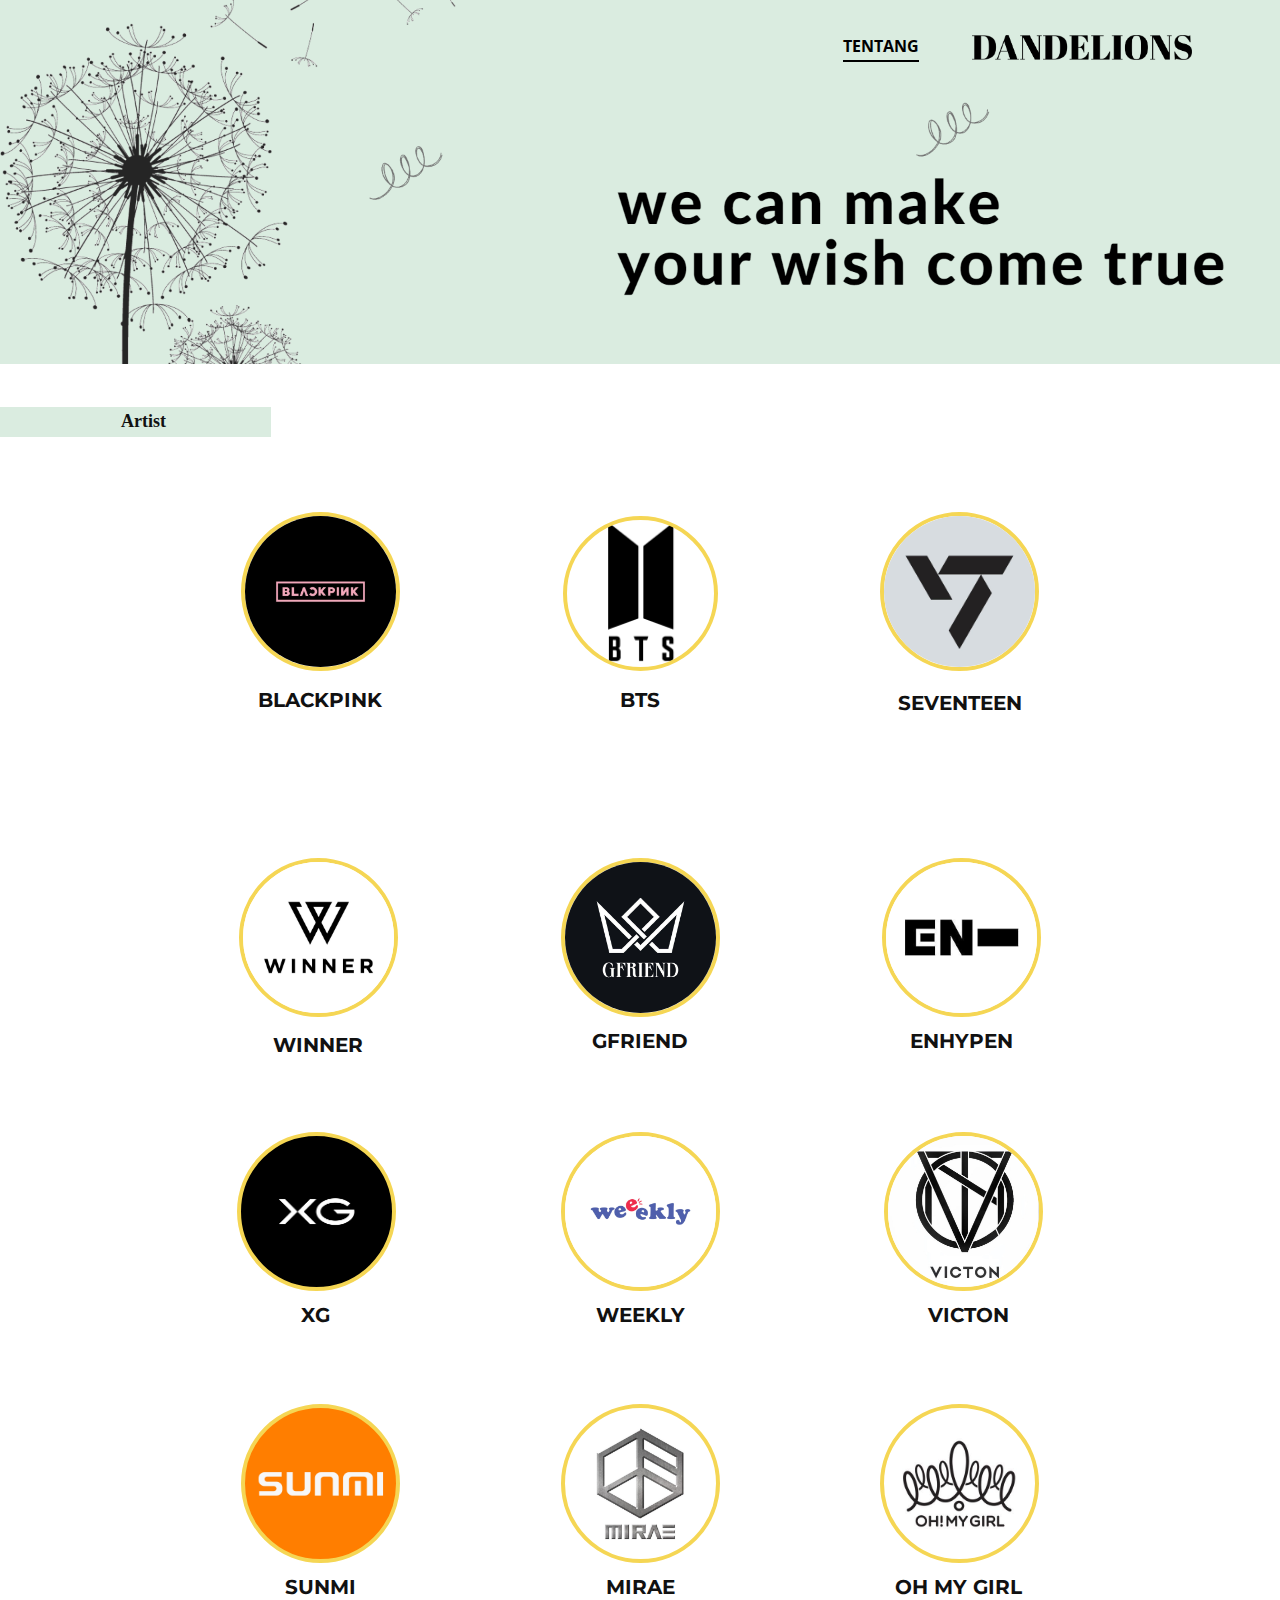
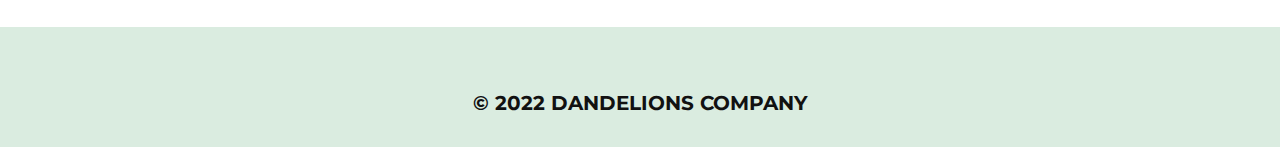
<file: Page-1.html>
<!DOCTYPE html>
<html style="font-size: 16px;" lang="en"><head>
    <meta name="viewport" content="width=device-width, initial-scale=1.0">
    <meta charset="utf-8">
    <meta name="keywords" content="">
    <meta name="description" content="">
    <title>Page 1</title>
    <link rel="stylesheet" href="nicepage.css" media="screen">
<link rel="stylesheet" href="Page-1.css" media="screen">
    <script class="u-script" type="text/javascript" src="jquery.js" defer=""></script>
    <script class="u-script" type="text/javascript" src="nicepage.js" defer=""></script>
    <meta name="generator" content="Nicepage 4.19.3, nicepage.com">
    <link id="u-theme-google-font" rel="stylesheet" href="https://fonts.googleapis.com/css?family=Roboto:100,100i,300,300i,400,400i,500,500i,700,700i,900,900i|Open+Sans:300,300i,400,400i,500,500i,600,600i,700,700i,800,800i">
    <link id="u-page-google-font" rel="stylesheet" href="https://fonts.googleapis.com/css?family=Montserrat:100,100i,200,200i,300,300i,400,400i,500,500i,600,600i,700,700i,800,800i,900,900i">
    
    
    
    
    
    <script type="application/ld+json">{
		"@context": "http://schema.org",
		"@type": "Organization",
		"name": "",
		"logo": "images/DANDELIONSlogo.png"
}</script>
    <meta name="theme-color" content="#478ac9">
    <meta property="og:title" content="Page 1">
    <meta property="og:type" content="website">
  </head>
  <body class="u-body u-xl-mode" data-lang="en"><header class="u-clearfix u-header u-image u-header" id="sec-825c" data-image-width="1920" data-image-height="1080"><div class="u-clearfix u-sheet u-sheet-1">
        <a href="Page-1.html" class="u-image u-logo u-image-1" data-image-width="1321" data-image-height="151" title="Page 1">
          <img src="images/DANDELIONSlogo.png" class="u-logo-image u-logo-image-1">
        </a>
        <a href="blog/blog.html" class="u-active-none u-border-2 u-border-black u-border-no-left u-border-no-right u-border-no-top u-bottom-left-radius-0 u-bottom-right-radius-0 u-btn u-btn-rectangle u-button-style u-hover-none u-none u-radius-0 u-top-left-radius-0 u-top-right-radius-0 u-btn-1">TENTANG</a>
      </div></header>
    <section class="u-clearfix u-section-1" id="sec-01c3">
      
      
      
      
      
      
      
      
      
      <div class="u-custom-color-1 u-shape u-shape-rectangle u-shape-1"></div>
      <p class="u-custom-font u-font-georgia u-text u-text-1">Artist</p>
      <img class="u-border-4 u-border-palette-3-light-1 u-hover-feature u-image u-image-circle u-preserve-proportions u-image-1" src="images/logoseventeen.jpg" alt="" data-image-width="736" data-image-height="736" data-href="blog/blog.html">
      <img class="u-border-4 u-border-palette-3-light-1 u-hover-feature u-image u-image-circle u-preserve-proportions u-image-2" src="images/LOGOBLACKPINK.jpg" alt="" data-image-width="1000" data-image-height="1000" data-href="bagian-blackpink.html">
      <div class="u-border-4 u-border-palette-3-light-1 u-hover-feature u-image u-image-circle u-preserve-proportions u-image-3" alt="" data-image-width="4000" data-image-height="2400" data-href="bagian-bts.html"></div>
      <p class="u-custom-font u-font-montserrat u-text u-text-default u-text-2">BTS</p>
      <p class="u-text u-text-default u-text-3">BLACKPINK</p>
      <p class="u-custom-font u-font-montserrat u-text u-text-default u-text-4">SEVENTEEN</p>
    </section>
    <section class="u-clearfix u-section-2" id="sec-e73e">
      <div class="u-clearfix u-sheet u-sheet-1">
        <img class="u-border-4 u-border-palette-3-light-1 u-hover-feature u-image u-image-circle u-preserve-proportions u-image-1" src="images/LOGOWINNER.png" alt="" data-image-width="900" data-image-height="900" data-href="blog/blog.html">
        <img class="u-border-4 u-border-palette-3-light-1 u-hover-feature u-image u-image-circle u-preserve-proportions u-image-2" src="images/LOGOGFRIEND.jpg" alt="" data-image-width="1080" data-image-height="1080" data-href="blog/blog.html">
        <img class="u-border-4 u-border-palette-3-light-1 u-hover-feature u-image u-image-circle u-preserve-proportions u-image-3" src="images/LOGOENHYPEN.jpg" alt="" data-image-width="400" data-image-height="400" data-href="blog/blog.html">
        <p class="u-custom-font u-font-montserrat u-text u-text-default u-text-1">GFRIEND</p>
        <p class="u-custom-font u-font-montserrat u-text u-text-default u-text-2">ENHYPEN</p>
        <p class="u-custom-font u-font-montserrat u-text u-text-default u-text-3">WINNER</p>
      </div>
      
      
      
    </section>
    <section class="u-clearfix u-section-3" id="sec-f731">
      <div class="u-clearfix u-sheet u-sheet-1">
        <div class="u-border-4 u-border-palette-3-light-1 u-hover-feature u-image u-image-circle u-preserve-proportions u-image-1" alt="" data-image-width="1200" data-image-height="630" data-href="blog/blog.html"></div>
        <img class="u-border-4 u-border-palette-3-light-1 u-hover-feature u-image u-image-circle u-preserve-proportions u-image-2" src="images/logoweekly.jpg" alt="" data-image-width="2048" data-image-height="2048" data-href="blog/blog.html">
        <img class="u-border-4 u-border-palette-3-light-1 u-hover-feature u-image u-image-circle u-preserve-proportions u-image-3" src="images/logovicton.jpg" alt="" data-image-width="1196" data-image-height="1200" data-href="blog/blog.html">
        <p class="u-custom-font u-font-montserrat u-text u-text-default u-text-1">XG</p>
        <p class="u-custom-font u-font-montserrat u-text u-text-default u-text-2">WEEKLY</p>
        <p class="u-custom-font u-font-montserrat u-text u-text-default u-text-3">VICTON</p>
      </div>
      
      
      
    </section>
    <section class="u-clearfix u-section-4" id="sec-3d75">
      <div class="u-clearfix u-sheet u-sheet-1">
        <div class="u-border-4 u-border-palette-3-light-1 u-hover-feature u-image u-image-circle u-preserve-proportions u-image-1" alt="" data-image-width="200" data-image-height="200" data-href="blog/blog.html"></div>
        <div class="u-border-4 u-border-palette-3-light-1 u-hover-feature u-image u-image-circle u-preserve-proportions u-image-2" alt="" data-image-width="1080" data-image-height="1080" data-href="blog/blog.html"></div>
        <div class="u-border-4 u-border-palette-3-light-1 u-hover-feature u-image u-image-circle u-preserve-proportions u-image-3" alt="" data-image-width="400" data-image-height="400" data-href="blog/blog.html"></div>
        <p class="u-custom-font u-font-montserrat u-text u-text-default u-text-1">SUNMI</p>
        <p class="u-custom-font u-font-montserrat u-text u-text-default u-text-2">MIRAE</p>
        <p class="u-custom-font u-font-montserrat u-text u-text-default u-text-3">OH MY GIRL</p>
      </div>
      
      
      
    </section>
    
    
    <footer class="u-align-center u-clearfix u-custom-color-1 u-footer u-footer" id="sec-07ab"><div class="u-align-left u-clearfix u-sheet u-sheet-1">
        <p class="u-text u-text-default u-text-1">© 2022 DANDELIONS COMPANY</p>
      </div></footer>
    
  
</body></html>
</file>
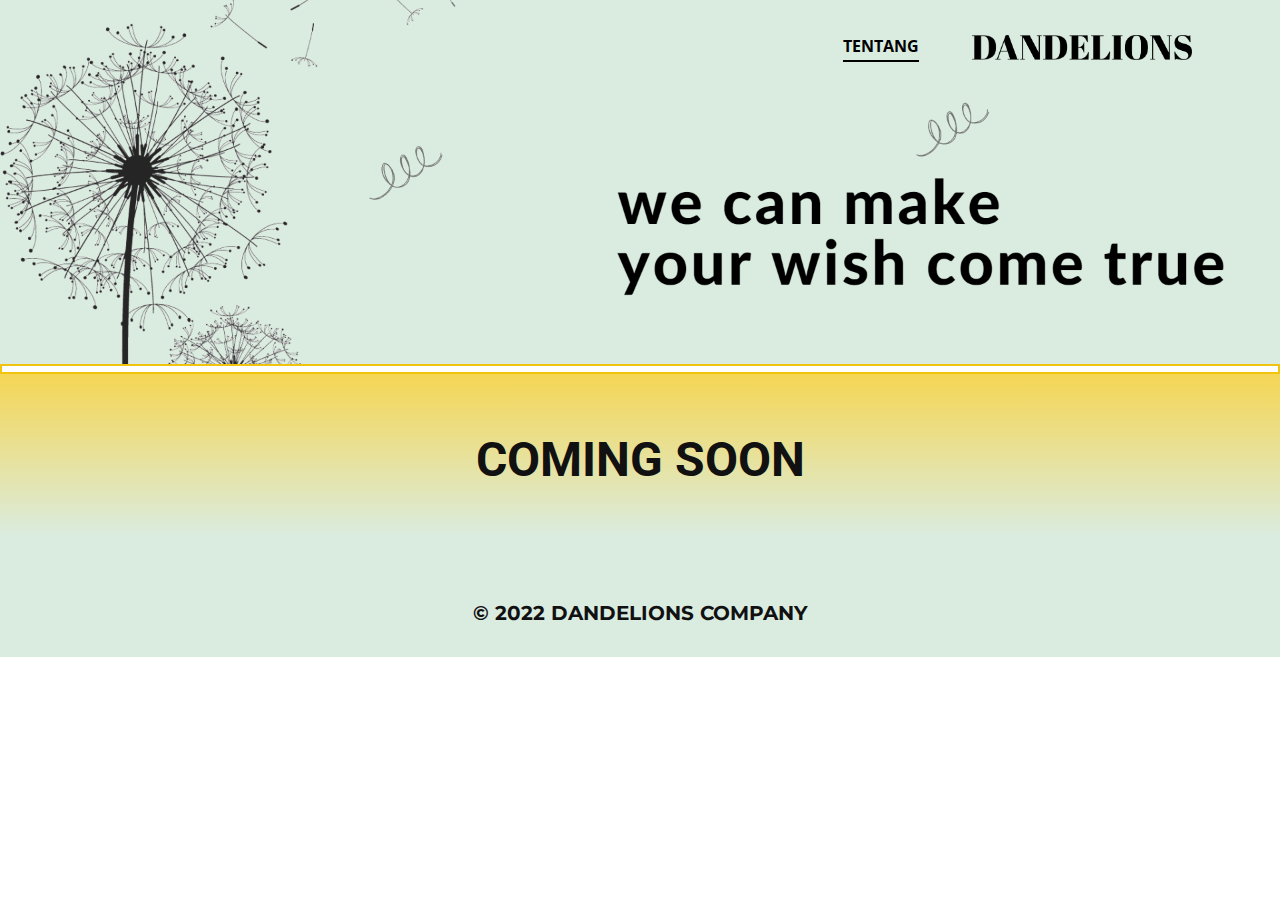
<file: blog/blog.html>
<!DOCTYPE html>
<html style="font-size: 16px;" lang="en"><head>
    <meta name="viewport" content="width=device-width, initial-scale=1.0">
    <meta charset="utf-8">
    <meta name="keywords" content="BTS LIGHTSTIK">
    <meta name="description" content="">
    <title>blog</title>
    <link rel="stylesheet" href="nicepage.css" media="screen">
<link rel="stylesheet" href="blog.css" media="screen">
    <script class="u-script" type="text/javascript" src="jquery.js" defer=""></script>
    <script class="u-script" type="text/javascript" src="nicepage.js" defer=""></script>
    <meta name="generator" content="Nicepage 4.19.3, nicepage.com">
    <link id="u-theme-google-font" rel="stylesheet" href="https://fonts.googleapis.com/css?family=Roboto:100,100i,300,300i,400,400i,500,500i,700,700i,900,900i|Open+Sans:300,300i,400,400i,500,500i,600,600i,700,700i,800,800i">
    <link id="u-page-google-font" rel="stylesheet" href="https://fonts.googleapis.com/css?family=Montserrat:100,100i,200,200i,300,300i,400,400i,500,500i,600,600i,700,700i,800,800i,900,900i">
    
    
    
    <script type="application/ld+json">{
		"@context": "http://schema.org",
		"@type": "Organization",
		"name": "",
		"logo": "images/DANDELIONSlogo.png"
}</script>
    <meta name="theme-color" content="#478ac9">
    <meta property="og:title" content="blog">
    <meta property="og:type" content="website">
  </head>
  <body class="u-body u-xl-mode" data-lang="en"><header class="u-clearfix u-header u-image u-header" id="sec-825c" data-image-width="1920" data-image-height="1080"><div class="u-clearfix u-sheet u-sheet-1">
        <a href="Page-1.html" class="u-image u-logo u-image-1" data-image-width="1321" data-image-height="151" title="Page 1">
          <img src="images/DANDELIONSlogo.png" class="u-logo-image u-logo-image-1">
        </a>
        <a href="blog/blog.html" class="u-active-none u-border-2 u-border-black u-border-no-left u-border-no-right u-border-no-top u-bottom-left-radius-0 u-bottom-right-radius-0 u-btn u-btn-rectangle u-button-style u-hover-none u-none u-radius-0 u-top-left-radius-0 u-top-right-radius-0 u-btn-1">TENTANG</a>
      </div></header>
    <section class="u-border-2 u-border-palette-3-base u-clearfix u-section-1" id="sec-6e1e">
      <div class="u-align-left u-clearfix u-sheet u-sheet-1"></div>
    </section>
    <section class="u-align-center u-clearfix u-gradient u-section-2" id="sec-4340">
      <div class="u-clearfix u-sheet u-sheet-1">
        <h1 class="u-text u-text-default u-text-1">COMING SOON</h1>
      </div>
    </section>
    
    
    <footer class="u-align-center u-clearfix u-custom-color-1 u-footer u-footer" id="sec-07ab"><div class="u-align-left u-clearfix u-sheet u-sheet-1">
        <p class="u-text u-text-default u-text-1">© 2022 DANDELIONS COMPANY</p>
      </div></footer>
    
  
</body></html>
</file>
